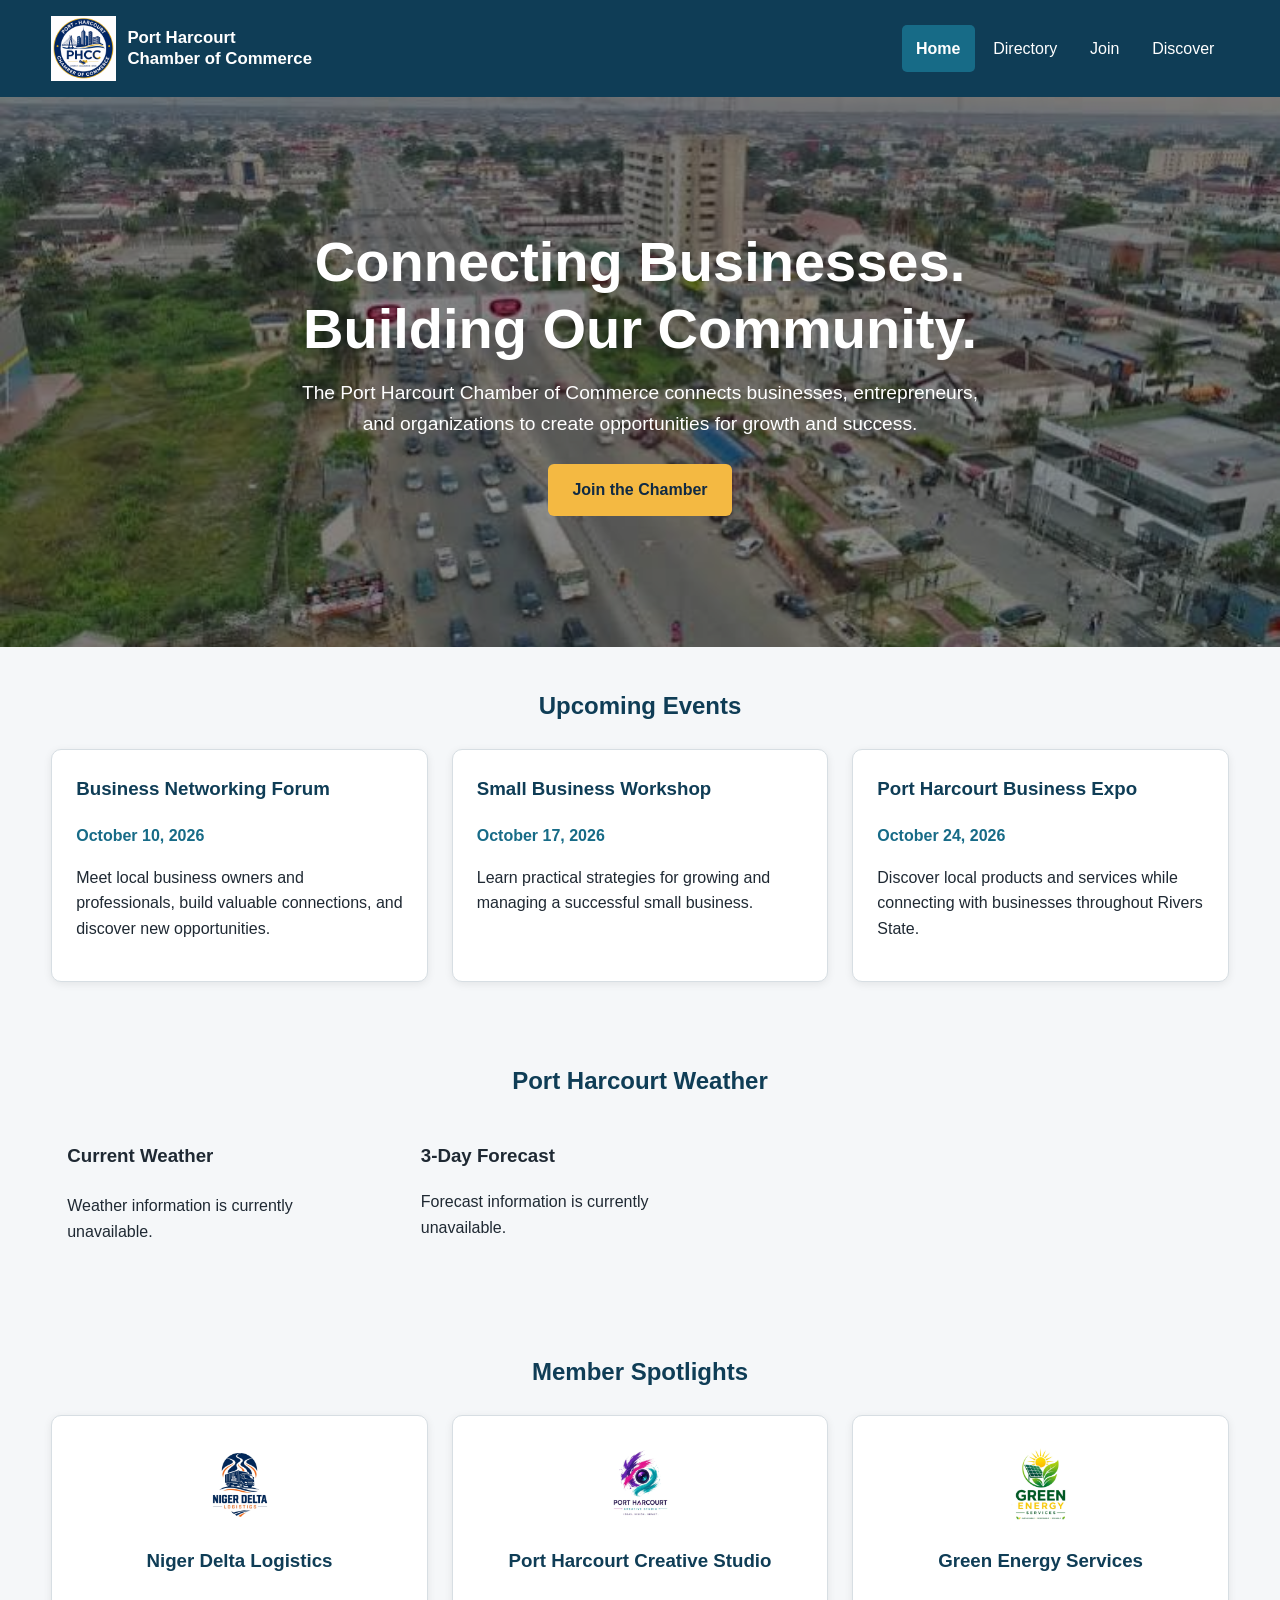
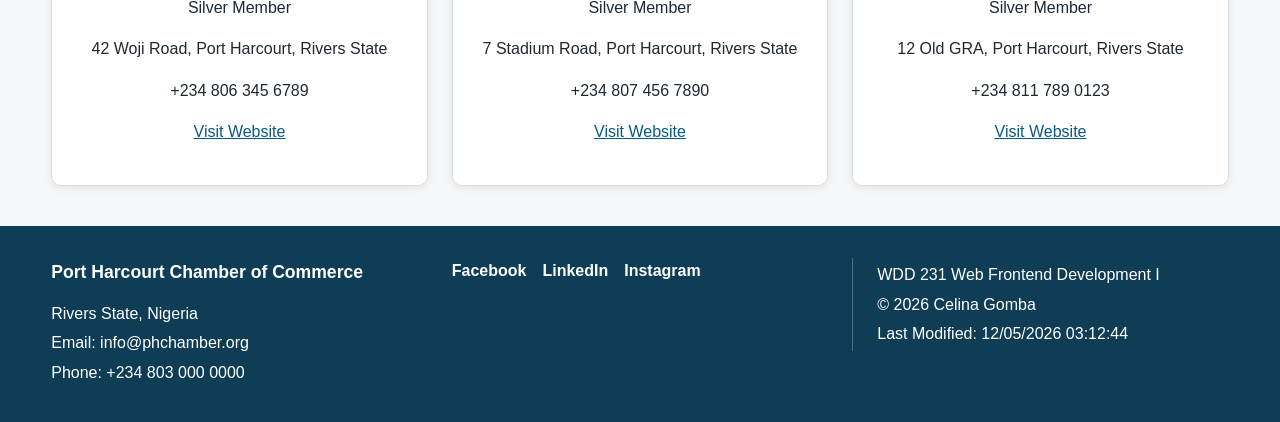
<file: chamber/index.html>
<!DOCTYPE html>
<html lang="en">

<head>
    <meta charset="UTF-8">
    <meta name="viewport" content="width=device-width, initial-scale=1.0">

    <title>Port Harcourt Chamber of Commerce | Home</title>

    <meta
        name="description"
        content="Welcome to the Port Harcourt Chamber of Commerce. Discover local businesses, events, opportunities, and resources for businesses in Port Harcourt, Rivers State."
    >

    <meta name="author" content="Celina Gomba">

    <!-- Open Graph -->
    <meta property="og:title" content="Port Harcourt Chamber of Commerce | Home">
    <meta
        property="og:description"
        content="Connect with businesses, discover local events, and explore opportunities through the Port Harcourt Chamber of Commerce."
    >
    <meta property="og:type" content="website">
    <meta
        property="og:url"
        content="https://celinadada07-jpg.github.io/wdd231/chamber/index.html"
    >
    <meta
        property="og:image"
        content="https://celinadada07-jpg.github.io/wdd231/chamber/images/hero.jpg"
    >

    <!-- Favicon -->
     <link rel="icon" href="images/favicon.ico">

   <!-- GOOGLE FONTS -->
       <link rel="preconnect" href="https://fonts.googleapis.com">
       <link rel="preconnect" href="https://fonts.gstatic.com" crossorigin>
       <link href="https://fonts.googleapis.com/css2?family=Roboto:wght@400;500;700&display=swap" rel="stylesheet"
>

   <!-- CSS -->
       <link rel="stylesheet" href="styles/normalize.css">
       <link rel="stylesheet" href="styles/small.css">
       <link rel="stylesheet" href="styles/larger.css">
    <!-- JavaScript -->
    <script src="scripts/home.js" defer></script>
</head>

<body>

    <!-- HEADER -->
    <header class="site-header">

        <div class="header-content">

            <a href="index.html" class="site-logo">
                <img
                    src="images/logo.png"
                    alt="Port Harcourt Chamber of Commerce logo"
                >
                <span>
                    Port Harcourt<br>
                    Chamber of Commerce
                </span>
            </a>

            <button
                id="menu-button"
                class="menu-button"
                type="button"
                aria-label="Open navigation menu"
                aria-expanded="false"
            >
                ☰
            </button>

            <nav
                id="primary-nav"
                class="primary-nav"
                aria-label="Main navigation"
            >
                <a href="index.html" class="active" aria-current="page">
                    Home
                </a>

                <a href="directory.html">
                    Directory
                </a>

                <a href="join.html">
                    Join
                </a>

                <a href="discover.html">
                    Discover
                </a>
            </nav>

        </div>

    </header>


    <!-- MAIN CONTENT -->
    <main>

        <!-- HERO -->
        <section class="hero">

            <img
                src="images/hero.jpg"
                alt="Port Harcourt business community"
            >

            <div class="hero-content">

                <h1>
                    Connecting Businesses.
                    Building Our Community.
                </h1>

                <p>
                    The Port Harcourt Chamber of Commerce connects
                    businesses, entrepreneurs, and organizations to
                    create opportunities for growth and success.
                </p>

                <a href="join.html" class="hero-button">
                    Join the Chamber
                </a>

            </div>

        </section>


        <!-- EVENTS -->
        <section class="home-section events-section">

            <h2>Upcoming Events</h2>

            <div class="events-container">

                <article class="event-card">

                    <h3>Business Networking Forum</h3>

                    <p class="event-date">
                        October 10, 2026
                    </p>

                    <p>
                        Meet local business owners and professionals,
                        build valuable connections, and discover new
                        opportunities.
                    </p>

                </article>


                <article class="event-card">

                    <h3>Small Business Workshop</h3>

                    <p class="event-date">
                        October 17, 2026
                    </p>

                    <p>
                        Learn practical strategies for growing and
                        managing a successful small business.
                    </p>

                </article>


                <article class="event-card">

                    <h3>Port Harcourt Business Expo</h3>

                    <p class="event-date">
                        October 24, 2026
                    </p>

                    <p>
                        Discover local products and services while
                        connecting with businesses throughout Rivers State.
                    </p>

                </article>

            </div>

        </section>


        <!-- WEATHER -->
        <section class="home-section weather-section">

            <h2>Port Harcourt Weather</h2>

            <div class="weather-container">

                <!-- CURRENT WEATHER -->
                <article class="weather-card">

                    <h3>Current Weather</h3>

                    <div id="current-weather">
                        <p>Loading weather information...</p>
                    </div>

                </article>


                <!-- FORECAST -->
                <article class="weather-card">

                    <h3>3-Day Forecast</h3>

                    <div id="forecast">

                        <p>
                            Loading forecast...
                        </p>

                    </div>

                </article>

            </div>

        </section>


        <!-- MEMBER SPOTLIGHTS -->
        <section class="home-section spotlight-section">

            <h2>Member Spotlights</h2>

            <div id="spotlights" class="spotlights-container">

                <p>
                    Loading member spotlights...
                </p>

            </div>

        </section>

    </main>


    <!-- FOOTER -->
    <footer class="site-footer">

        <div class="footer-content">

            <div class="footer-contact">

                <h2>
                    Port Harcourt Chamber of Commerce
                </h2>

                <p>
                    Rivers State, Nigeria
                </p>

                <p>
                    Email: info@phchamber.org
                </p>

                <p>
                    Phone: +234 803 000 0000
                </p>

            </div>


            <div class="footer-social">

                <a
                    href="https://www.facebook.com/"
                    target="_blank"
                    rel="noopener noreferrer"
                    aria-label="Visit our Facebook page"
                >
                    Facebook
                </a>

                <a
                    href="https://www.linkedin.com/"
                    target="_blank"
                    rel="noopener noreferrer"
                    aria-label="Visit our LinkedIn page"
                >
                    LinkedIn
                </a>

                <a
                    href="https://www.instagram.com/"
                    target="_blank"
                    rel="noopener noreferrer"
                    aria-label="Visit our Instagram page"
                >
                    Instagram
                </a>

            </div>


            <div class="footer-development">

                <p>
                    WDD 231 Web Frontend Development I
                </p>

                <p>
                    © <span id="current-year"></span>
                    Celina Gomba
                </p>

                <p>
                    Last Modified:
                    <span id="last-modified"></span>
                </p>

            </div>

        </div>

    </footer>

</body>

</html>
</file>
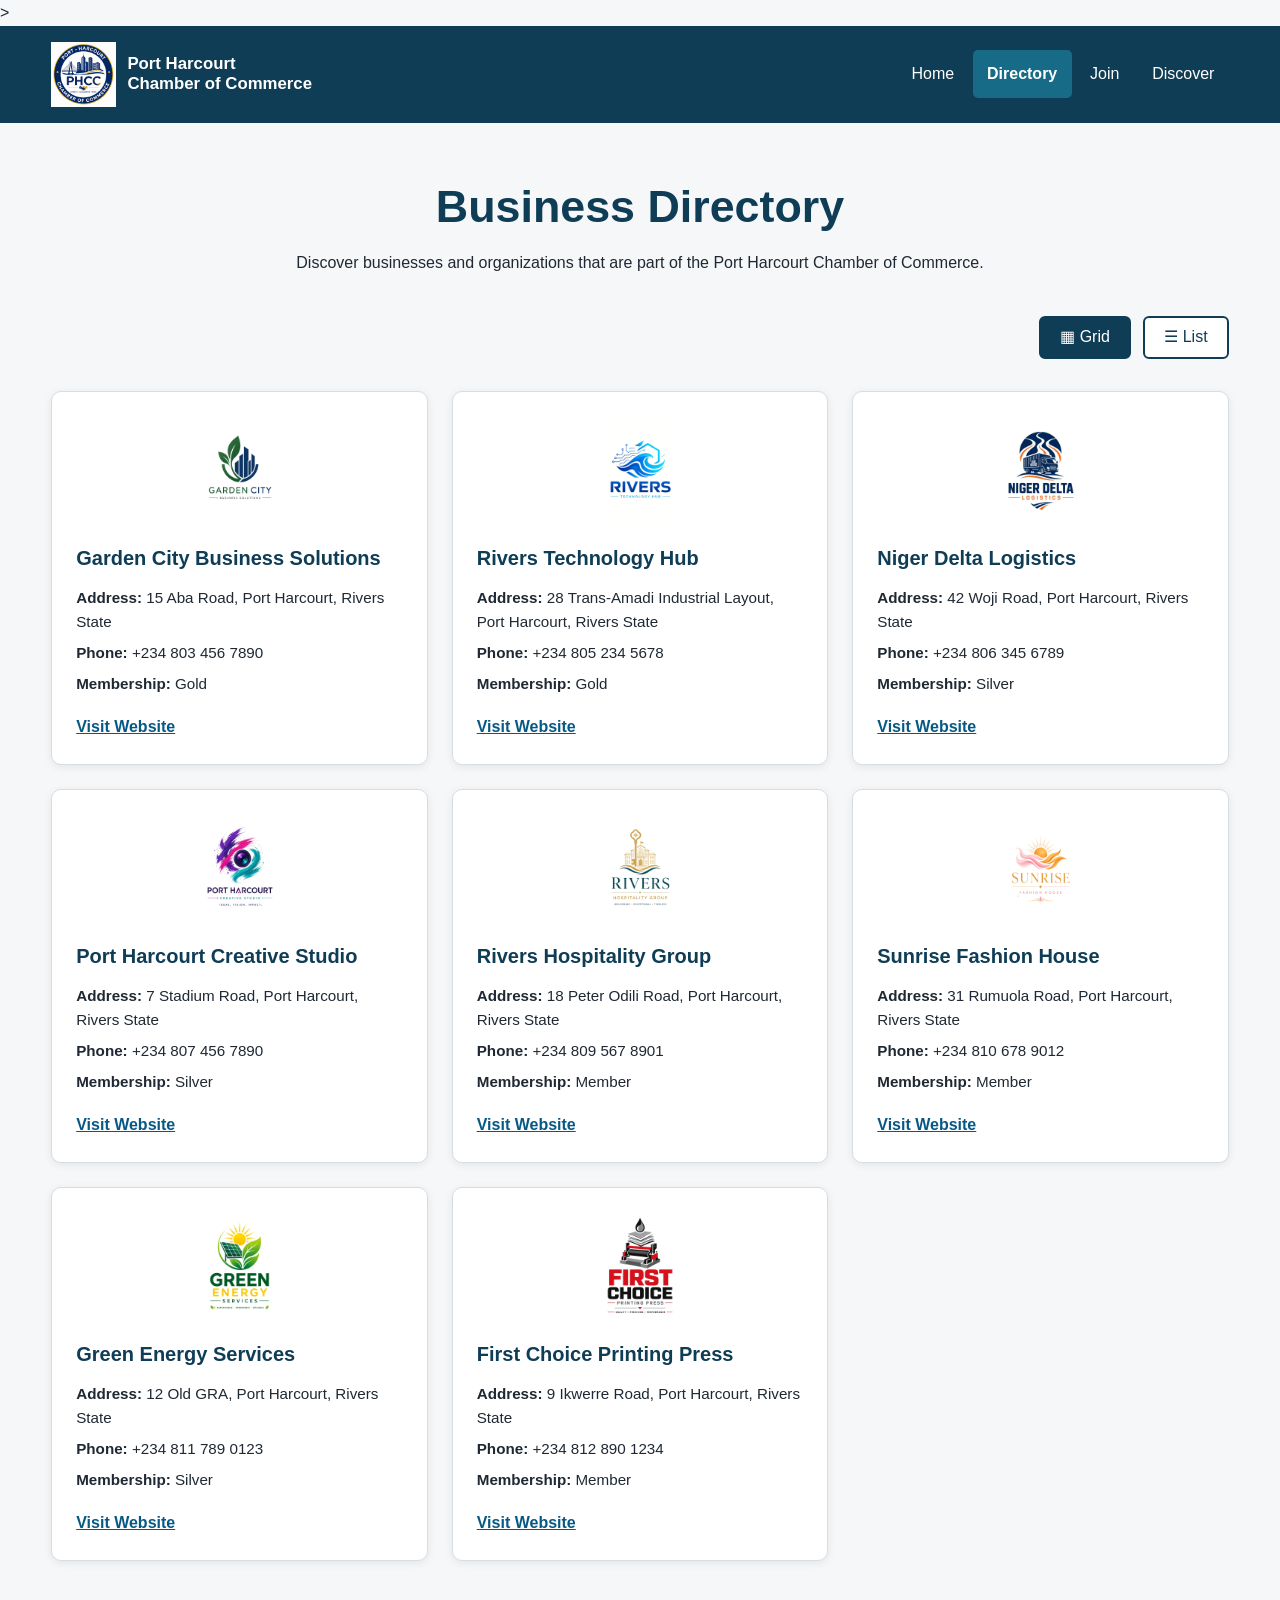
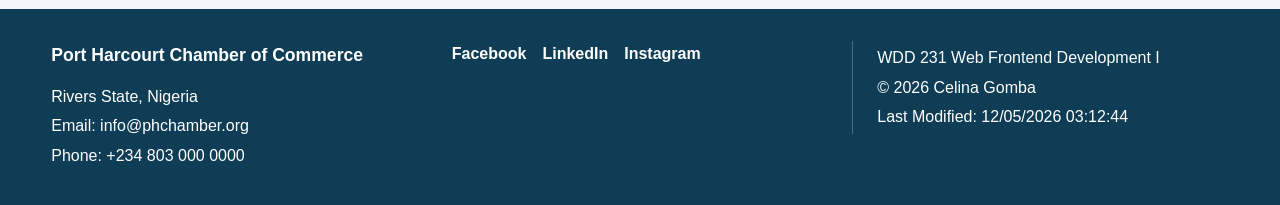
<file: chamber/directory.html>
<!DOCTYPE html>
<html lang="en">
<head>
    <meta charset="UTF-8">
    <meta name="viewport" content="width=device-width, initial-scale=1.0">

    <title>Port Harcourt Chamber of Commerce | Directory</title>

    <meta
        name="description"
        content="Explore the Port Harcourt Chamber of Commerce business directory and discover local businesses, services, and organizations in Port Harcourt, Rivers State."
    >

    <meta name="author" content="Celina Gomba">

    <!-- Open Graph / Facebook -->
    <meta property="og:title" content="Port Harcourt Chamber of Commerce | Directory">
    <meta
        property="og:description"
        content="Discover businesses and organizations that are members of the Port Harcourt Chamber of Commerce."
    >
    <meta property="og:type" content="website">
    <meta property="og:url" content="https://celinadada07-jpg.github.io/wdd231/chamber/directory.html">
    <meta property="og:image"
      content="https://celinadada07-jpg.github.io/wdd231/chamber/images/logo.png">
    >

    <!-- Favicon -->
    <link rel="icon" href="images/favicon.ico">
      
     <link rel="preconnect" href="https://fonts.googleapis.com">
     <link rel="preconnect" href="https://fonts.gstatic.com" crossorigin>
     <link href="https://fonts.googleapis.com/css2?family=Roboto:wght@400;500;700&display=swap" rel="stylesheet">

     <link rel="stylesheet" href="styles/normalize.css">
     <link rel="stylesheet" href="styles/small.css">
     <link rel="stylesheet" href="styles/larger.css">

    <!-- JavaScript -->
    <script src="scripts/directory.js" defer></script>
</head>

<body>

    <header class="site-header">

        <div class="header-content">

            <a href="index.html" class="site-logo">
                <img
                    src="images/logo.png"
                    alt="Port Harcourt Chamber of Commerce logo"
                >
                <span>Port Harcourt<br>Chamber of Commerce</span>
            </a>

            <button
                id="menu-button"
                class="menu-button"
                type="button"
                aria-label="Open navigation menu"
                aria-expanded="false"
            >
                ☰
            </button>

            <nav id="primary-nav" class="primary-nav" aria-label="Main navigation">
                <a href="index.html">Home</a>
                <a href="directory.html" class="active" aria-current="page">Directory</a>
                <a href="join.html">Join</a>
                <a href="discover.html">Discover</a>
            </nav>

        </div>

    </header>

    <main>

        <section class="page-heading">
            <h1>Business Directory</h1>
            <p>
                Discover businesses and organizations that are part of the
                Port Harcourt Chamber of Commerce.
            </p>
        </section>

        <section class="directory-section">

            <div class="directory-controls" aria-label="Directory display options">

                <button
                    id="grid-button"
                    class="view-button active-view"
                    type="button"
                    aria-label="Display businesses in a grid"
                    aria-pressed="true"
                >
                    ▦ Grid
                </button>

                <button
                    id="list-button"
                    class="view-button"
                    type="button"
                    aria-label="Display businesses in a list"
                    aria-pressed="false"
                >
                    ☰ List
                </button>

            </div>

            <div id="members" class="members-grid">
                <!-- Member cards are generated by JavaScript -->
            </div>

        </section>

    </main>

    <footer class="site-footer">

        <div class="footer-content">

            <div class="footer-contact">
                <h2>Port Harcourt Chamber of Commerce</h2>
                <p>Rivers State, Nigeria</p>
                <p>Email: info@phchamber.org</p>
                <p>Phone: +234 803 000 0000</p>
            </div>

            <div class="footer-social">

                <a
                    href="https://www.facebook.com/"
                    target="_blank"
                    rel="noopener noreferrer"
                    aria-label="Visit our Facebook page"
                >
                    Facebook
                </a>

                <a
                    href="https://www.linkedin.com/"
                    target="_blank"
                    rel="noopener noreferrer"
                    aria-label="Visit our LinkedIn page"
                >
                    LinkedIn
                </a>

                <a
                    href="https://www.instagram.com/"
                    target="_blank"
                    rel="noopener noreferrer"
                    aria-label="Visit our Instagram page"
                >
                    Instagram
                </a>

            </div>

            <div class="footer-development">
                <p>WDD 231 Web Frontend Development I</p>
                <p>© <span id="current-year"></span> Celina Gomba</p>
                <p>Last Modified: <span id="last-modified"></span></p>
            </div>

        </div>

    </footer>

</body>
</html>
</file>
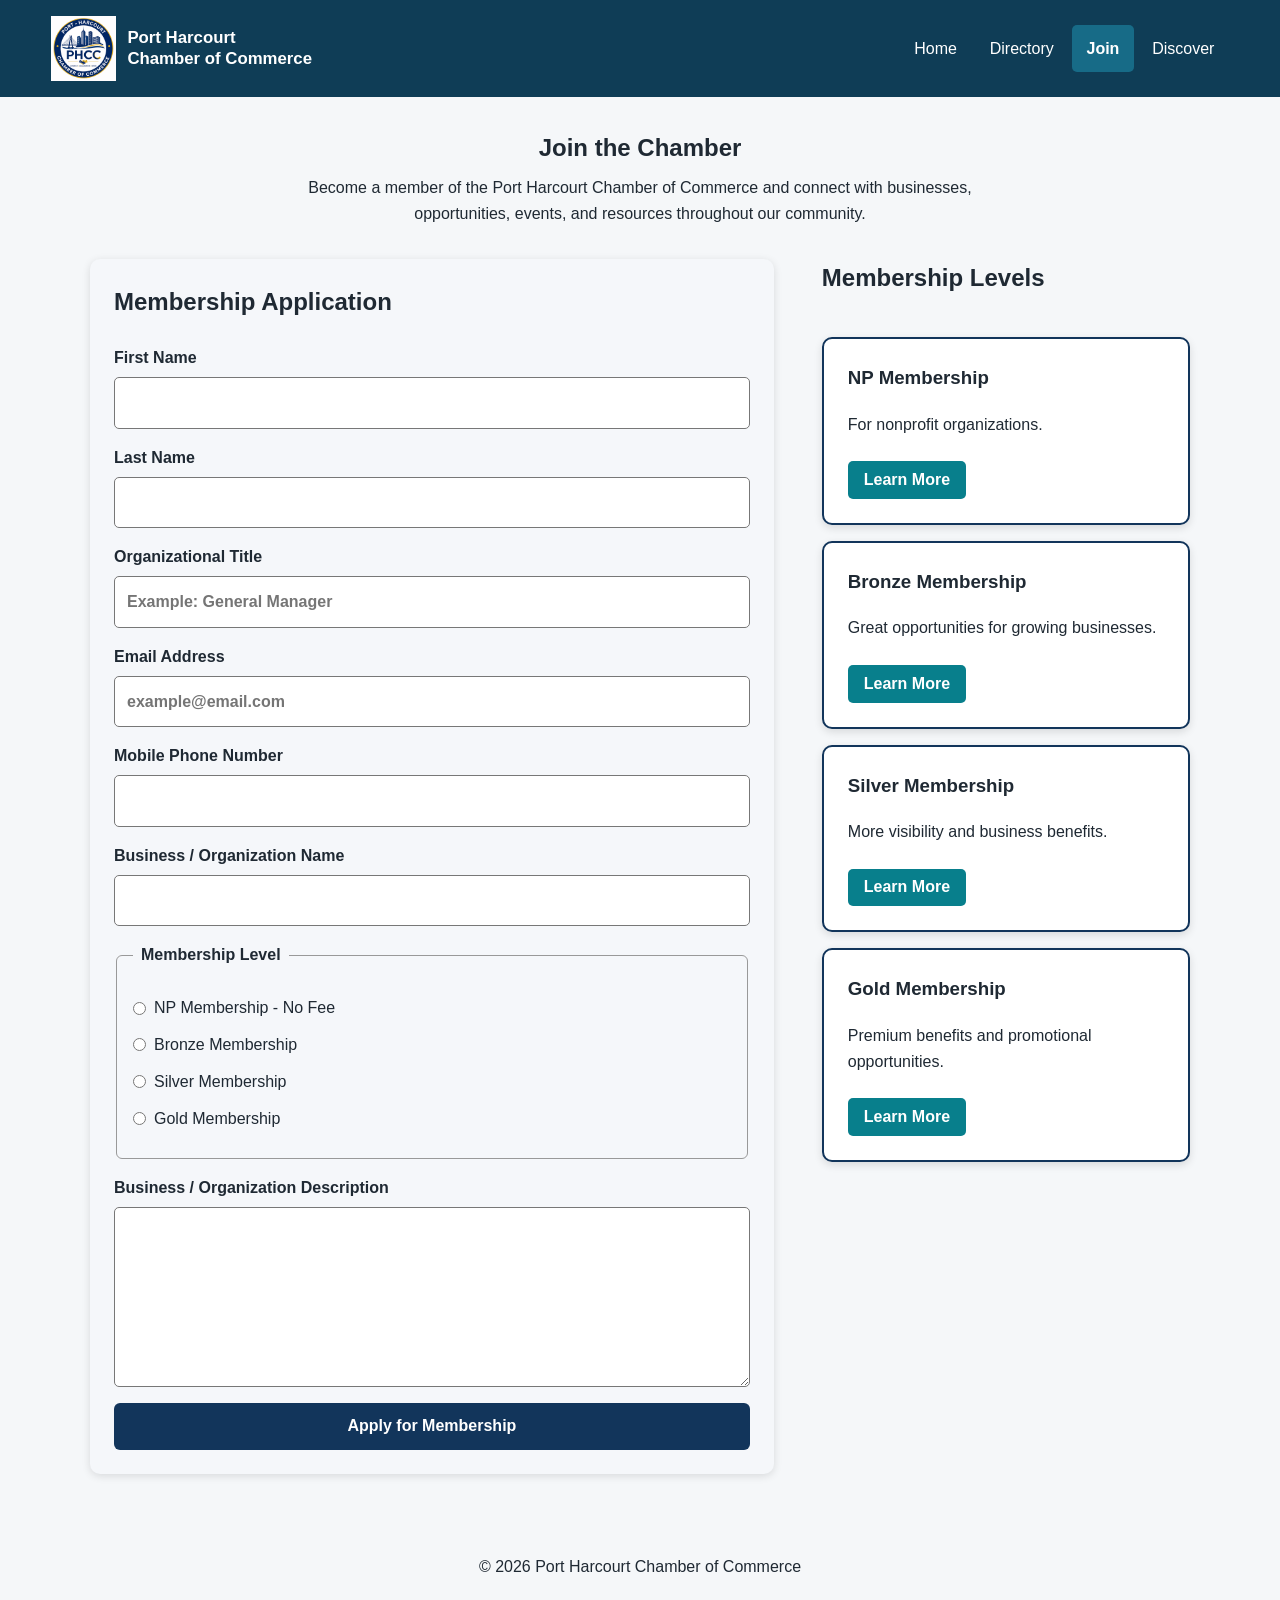
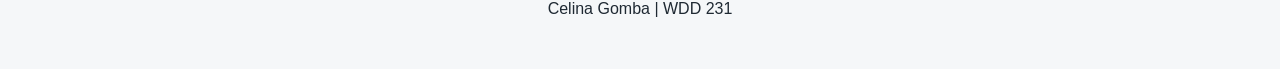
<file: chamber/join.html>
<!DOCTYPE html>
<html lang="en">
<head>
    <meta charset="UTF-8">

    <meta name="viewport" content="width=device-width, initial-scale=1.0">

    <title>Join | Port Harcourt Chamber of Commerce</title>

    <meta name="description"
        content="Join the Port Harcourt Chamber of Commerce and connect with businesses, resources, events, and opportunities in Rivers State.">

    <meta name="author" content="Celina Gomba">

    <link rel="icon" href="images/favicon.ico">

    <meta property="og:title" content="Join | Port Harcourt Chamber of Commerce">
    <meta property="og:description"
        content="Apply for membership with the Port Harcourt Chamber of Commerce.">
    <meta property="og:type" content="website">
    <meta property="og:url"
        content="https://celinadada07-jpg.github.io/wdd231/chamber/join.html">
    <meta property="og:image"
        content="https://celinadada07-jpg.github.io/wdd231/chamber/images/logo.png">

   <!-- GOOGLE FONTS -->
      <link rel="preconnect" href="https://fonts.googleapis.com">
      <link rel="preconnect" href="https://fonts.gstatic.com" crossorigin>

      <link href="https://fonts.googleapis.com/css2?family=Roboto:wght@400;500;700&display=swap" rel="stylesheet"
>

   <!-- CSS -->
      <link rel="stylesheet" href="styles/normalize.css">
      <link rel="stylesheet" href="styles/small.css">
      <link rel="stylesheet" href="styles/larger.css">
      <link rel="stylesheet" href="styles/join.css">

    <script src="scripts/join.js" defer></script>
</head>

<body>

    <header class="site-header">

        <div class="header-content">

            <a href="index.html" class="site-logo">
                <img
                    src="images/logo.png"
                    alt="Port Harcourt Chamber of Commerce logo"
                >
                <span>Port Harcourt<br>Chamber of Commerce</span>
            </a>

            <button
                id="menu-button"
                class="menu-button"
                type="button"
                aria-label="Open navigation menu"
                aria-expanded="false"
            >
                ☰
            </button>

            <nav id="primary-nav" class="primary-nav" aria-label="Main navigation">
                <a href="index.html">Home</a>
                <a href="directory.html">Directory</a>
                <a href="join.html" class="active" aria-current="page">Join</a>
                <a href="discover.html">Discover</a>
            </nav>

        </div>

    </header>


    <main>

        <section class="join-intro">
            <h1>Join the Chamber</h1>

            <p>
                Become a member of the Port Harcourt Chamber of Commerce
                and connect with businesses, opportunities, events, and
                resources throughout our community.
            </p>
        </section>


        <div class="join-layout">

            <!-- ==============================
                 MEMBERSHIP APPLICATION FORM
                 ============================== -->

            <section class="form-section">

                <h2>Membership Application</h2>

                <form method="get" action="thankyou.html">

                    <label for="first-name">
                        First Name
                        <input
                            type="text"
                            id="first-name"
                            name="firstName"
                            title="Enter your first name"
                            autocomplete="given-name"
                            required>
                    </label>


                    <label for="last-name">
                        Last Name
                        <input
                            type="text"
                            id="last-name"
                            name="lastName"
                            title="Enter your last name"
                            autocomplete="family-name"
                            required>
                    </label>


                    <label for="organization-title">
                        Organizational Title
                        <input
                            type="text"
                            id="organization-title"
                            name="organizationTitle"
                            title="Enter your organizational title. Use at least seven characters and only letters, spaces, and hyphens."
                            autocomplete="organization-title"
                            pattern="[A-Za-z\s-]{7,}"
                            placeholder="Example: General Manager">
                    </label>


                    <label for="email">
                        Email Address
                        <input
                            type="email"
                            id="email"
                            name="email"
                            title="Enter your email address"
                            autocomplete="email"
                            placeholder="example@email.com"
                            required>
                    </label>


                    <label for="phone">
                        Mobile Phone Number
                        <input
                            type="tel"
                            id="phone"
                            name="phone"
                            title="Enter your mobile phone number"
                            autocomplete="tel"
                            required>
                    </label>


                    <label for="organization">
                        Business / Organization Name
                        <input
                            type="text"
                            id="organization"
                            name="organization"
                            title="Enter your business or organization name"
                            autocomplete="organization"
                            required>
                    </label>


                    <fieldset>

                        <legend>Membership Level</legend>

                        <label>
                            <input
                                type="radio"
                                name="membership"
                                value="np"
                                required>
                            NP Membership - No Fee
                        </label>

                        <label>
                            <input
                                type="radio"
                                name="membership"
                                value="bronze">
                            Bronze Membership
                        </label>

                        <label>
                            <input
                                type="radio"
                                name="membership"
                                value="silver">
                            Silver Membership
                        </label>

                        <label>
                            <input
                                type="radio"
                                name="membership"
                                value="gold">
                            Gold Membership
                        </label>

                    </fieldset>


                    <label for="description">
                        Business / Organization Description
                        <textarea
                            id="description"
                            name="description"
                            title="Describe your business or organization"
                            rows="6"></textarea>
                    </label>


                    <input
                        type="hidden"
                        id="timestamp"
                        name="timestamp">


                    <input
                        type="submit"
                        value="Apply for Membership">

                </form>

            </section>


            <!-- ==============================
                 MEMBERSHIP LEVEL CARDS
                 ============================== -->

            <section class="membership-section">

                <h2>Membership Levels</h2>


                <article class="membership-card">

                    <h3>NP Membership</h3>

                    <p>For nonprofit organizations.</p>

                    <button
                        type="button"
                        class="modal-button"
                        data-modal="np-modal">
                        Learn More
                    </button>

                </article>


                <article class="membership-card">

                    <h3>Bronze Membership</h3>

                    <p>Great opportunities for growing businesses.</p>

                    <button
                        type="button"
                        class="modal-button"
                        data-modal="bronze-modal">
                        Learn More
                    </button>

                </article>


                <article class="membership-card">

                    <h3>Silver Membership</h3>

                    <p>More visibility and business benefits.</p>

                    <button
                        type="button"
                        class="modal-button"
                        data-modal="silver-modal">
                        Learn More
                    </button>

                </article>


                <article class="membership-card">

                    <h3>Gold Membership</h3>

                    <p>Premium benefits and promotional opportunities.</p>

                    <button
                        type="button"
                        class="modal-button"
                        data-modal="gold-modal">
                        Learn More
                    </button>

                </article>

            </section>

        </div>


        <!-- ==============================
             NP MODAL
             ============================== -->

        <dialog id="np-modal">

            <h2>NP Membership</h2>

            <p>
                NP Membership is designed for nonprofit organizations.
            </p>

            <ul>
                <li>No membership fee</li>
                <li>Access to chamber networking events</li>
                <li>Community business resources</li>
                <li>Training opportunities</li>
            </ul>

            <button type="button" class="close-modal">
                Close
            </button>

        </dialog>


        <!-- ==============================
             BRONZE MODAL
             ============================== -->

        <dialog id="bronze-modal">

            <h2>Bronze Membership</h2>

            <p>
                Bronze Membership provides basic benefits for growing
                businesses.
            </p>

            <ul>
                <li>Business networking opportunities</li>
                <li>Access to selected training events</li>
                <li>Member discounts</li>
                <li>Business resources</li>
            </ul>

            <button type="button" class="close-modal">
                Close
            </button>

        </dialog>


        <!-- ==============================
             SILVER MODAL
             ============================== -->

        <dialog id="silver-modal">

            <h2>Silver Membership</h2>

            <p>
                Silver Membership provides additional opportunities
                for business growth and visibility.
            </p>

            <ul>
                <li>All Bronze Membership benefits</li>
                <li>Additional training opportunities</li>
                <li>Event discounts</li>
                <li>Business promotion opportunities</li>
                <li>Special networking events</li>
            </ul>

            <button type="button" class="close-modal">
                Close
            </button>

        </dialog>


        <!-- ==============================
             GOLD MODAL
             ============================== -->

        <dialog id="gold-modal">

            <h2>Gold Membership</h2>

            <p>
                Gold Membership provides premium benefits and
                increased business visibility.
            </p>

            <ul>
                <li>All Silver Membership benefits</li>
                <li>Premium advertising opportunities</li>
                <li>Home page spotlight opportunities</li>
                <li>Priority event opportunities</li>
                <li>Premium networking opportunities</li>
                <li>Additional promotional benefits</li>
            </ul>

            <button type="button" class="close-modal">
                Close
            </button>

        </dialog>

    </main>


    <footer>

        <p>
            &copy; 2026 Port Harcourt Chamber of Commerce
        </p>

        <p>
            Celina Gomba | WDD 231
        </p>

        <p id="lastModified"></p>

    </footer>

</body>
</html>
</file>
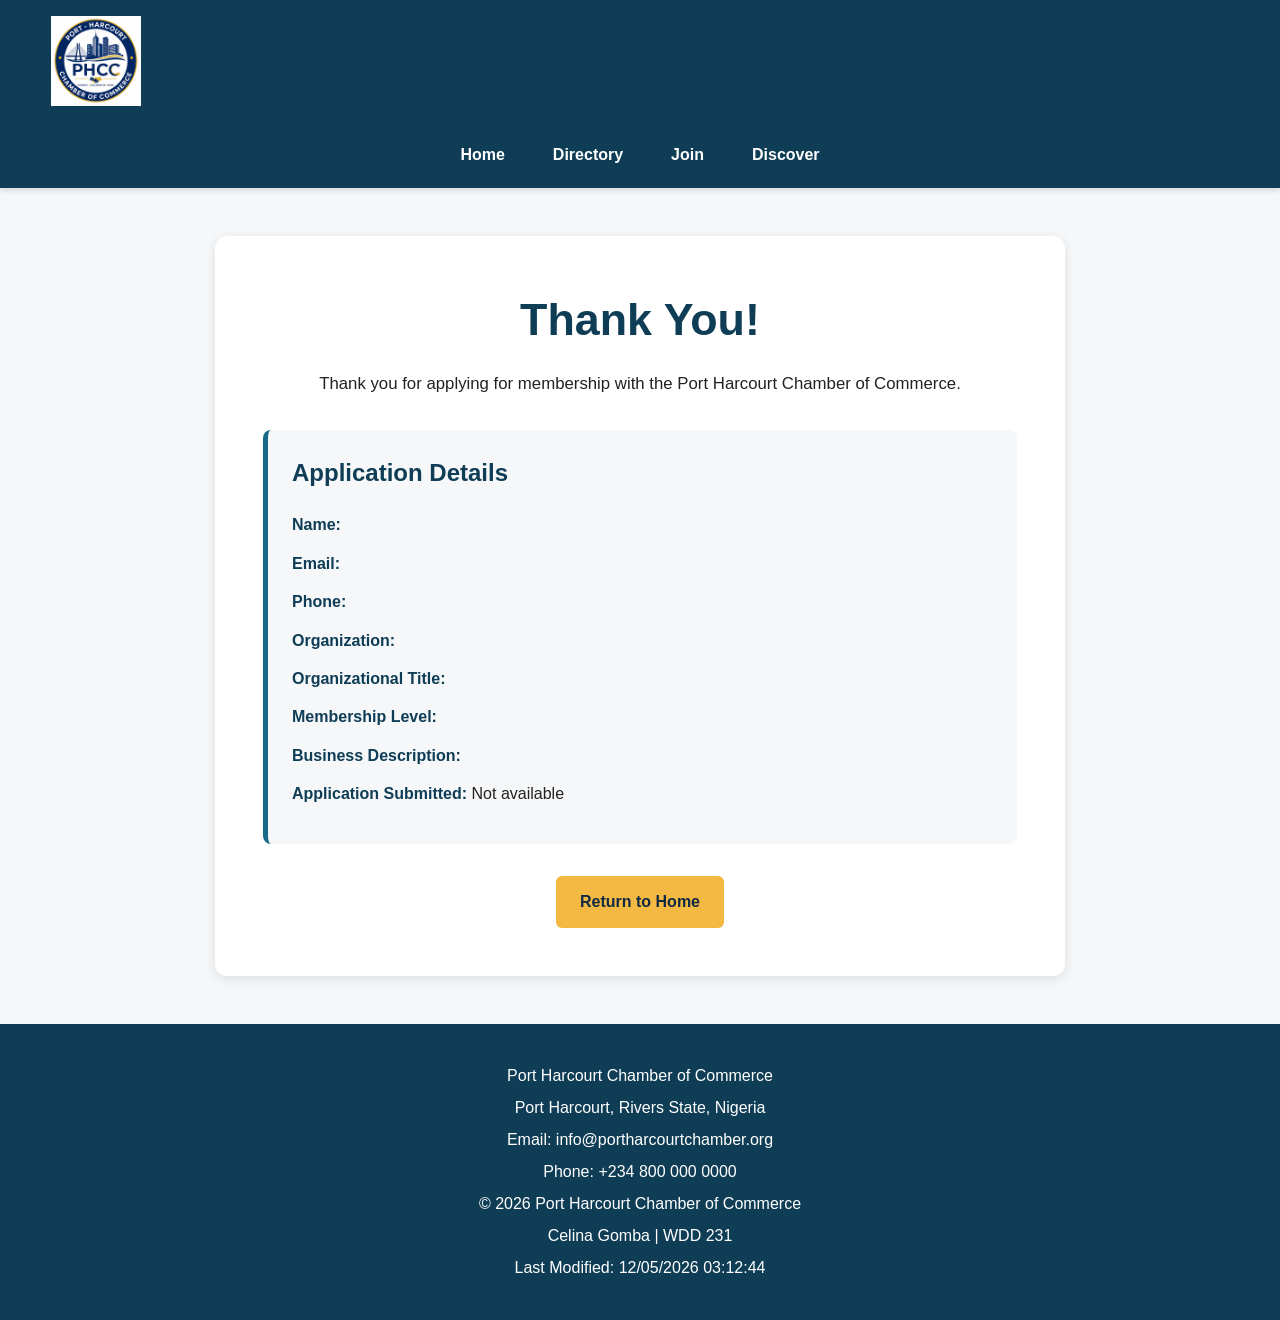
<file: chamber/thankyou.html>
<!DOCTYPE html>
<html lang="en">

<head>
    <meta charset="UTF-8">

    <meta name="viewport" content="width=device-width, initial-scale=1.0">

    <title>Port Harcourt Chamber of Commerce | Thank You</title>

    <meta name="description"
        content="Thank you for applying for membership with the Port Harcourt Chamber of Commerce.">

    <meta name="author" content="Celina Gomba">

    <!-- Favicon -->
    <link rel="icon" href="images/favicon.ico">

    <!-- CSS -->
    <link rel="stylesheet" href="styles/normalize.css">
    <link rel="stylesheet" href="styles/small.css">
    <link rel="stylesheet" href="styles/larger.css">
    <link rel="stylesheet" href="styles/thankyou.css">

    <!-- JavaScript -->
    <script src="scripts/join.js" defer></script>
</head>

<body>

    <header class="site-header">

        <div class="header-top">

            <a href="index.html" class="logo-link">
                <img
                    src="images/logo.png"
                    alt="Port Harcourt Chamber of Commerce logo"
                    class="logo">
            </a>

            <button
                id="menu-button"
                aria-label="Open navigation menu"
                aria-expanded="false">
                ☰
            </button>

        </div>

        <nav id="primary-nav">

            <a href="index.html">Home</a>

            <a href="directory.html">Directory</a>

            <a href="join.html">Join</a>

            <a href="discover.html">Discover</a>

        </nav>

    </header>


    <main>

        <section class="thank-you">

            <h1>Thank You!</h1>

            <p>
                Thank you for applying for membership with the
                Port Harcourt Chamber of Commerce.
            </p>

            <div id="application-details"></div>

            <a href="index.html" class="hero-button">
                Return to Home
            </a>

        </section>

    </main>


    <footer>

        <p>
            Port Harcourt Chamber of Commerce
        </p>

        <p>
            Port Harcourt, Rivers State, Nigeria
        </p>

        <p>
            Email: info@portharcourtchamber.org
        </p>

        <p>
            Phone: +234 800 000 0000
        </p>

        <p>
            &copy; <span id="current-year"></span>
            Port Harcourt Chamber of Commerce
        </p>

        <p>
            Celina Gomba | WDD 231
        </p>

        <p>
            Last Modified:
            <span id="last-modified"></span>
        </p>

    </footer>

</body>

</html>
</file>
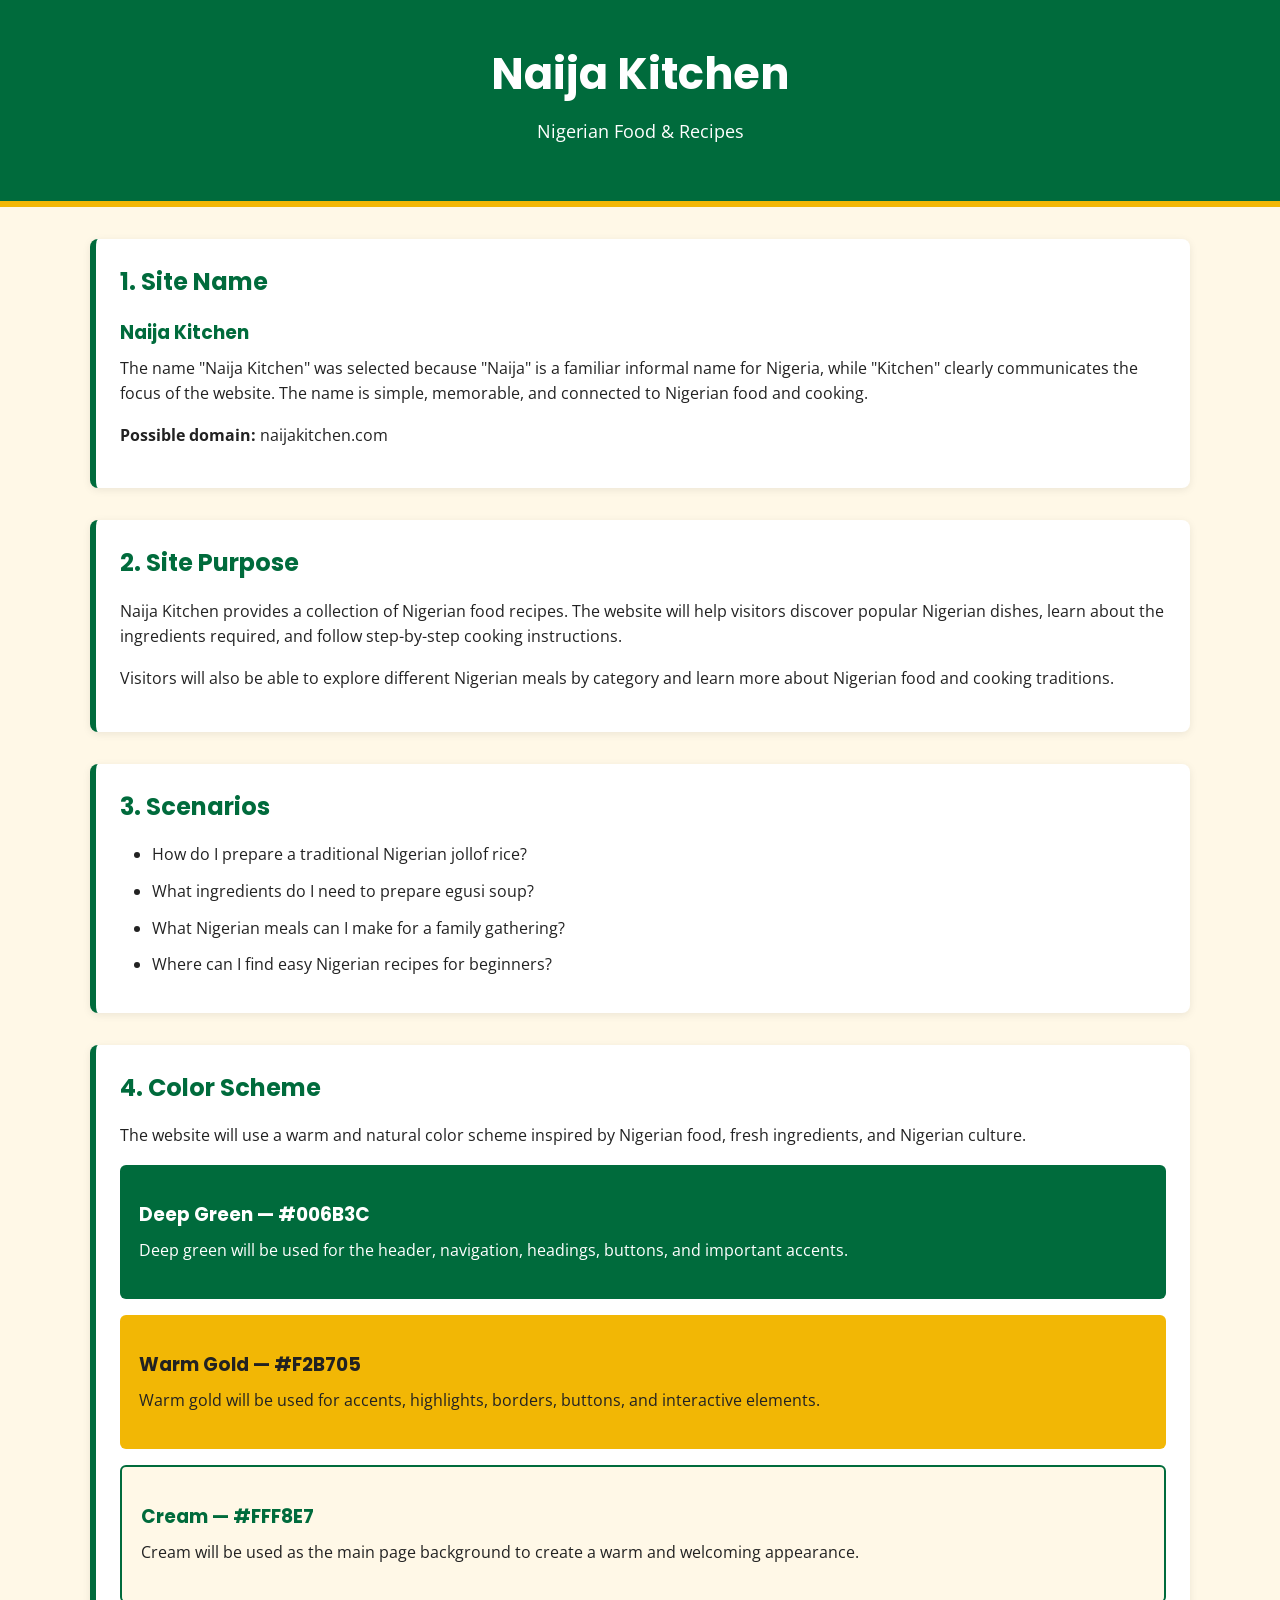
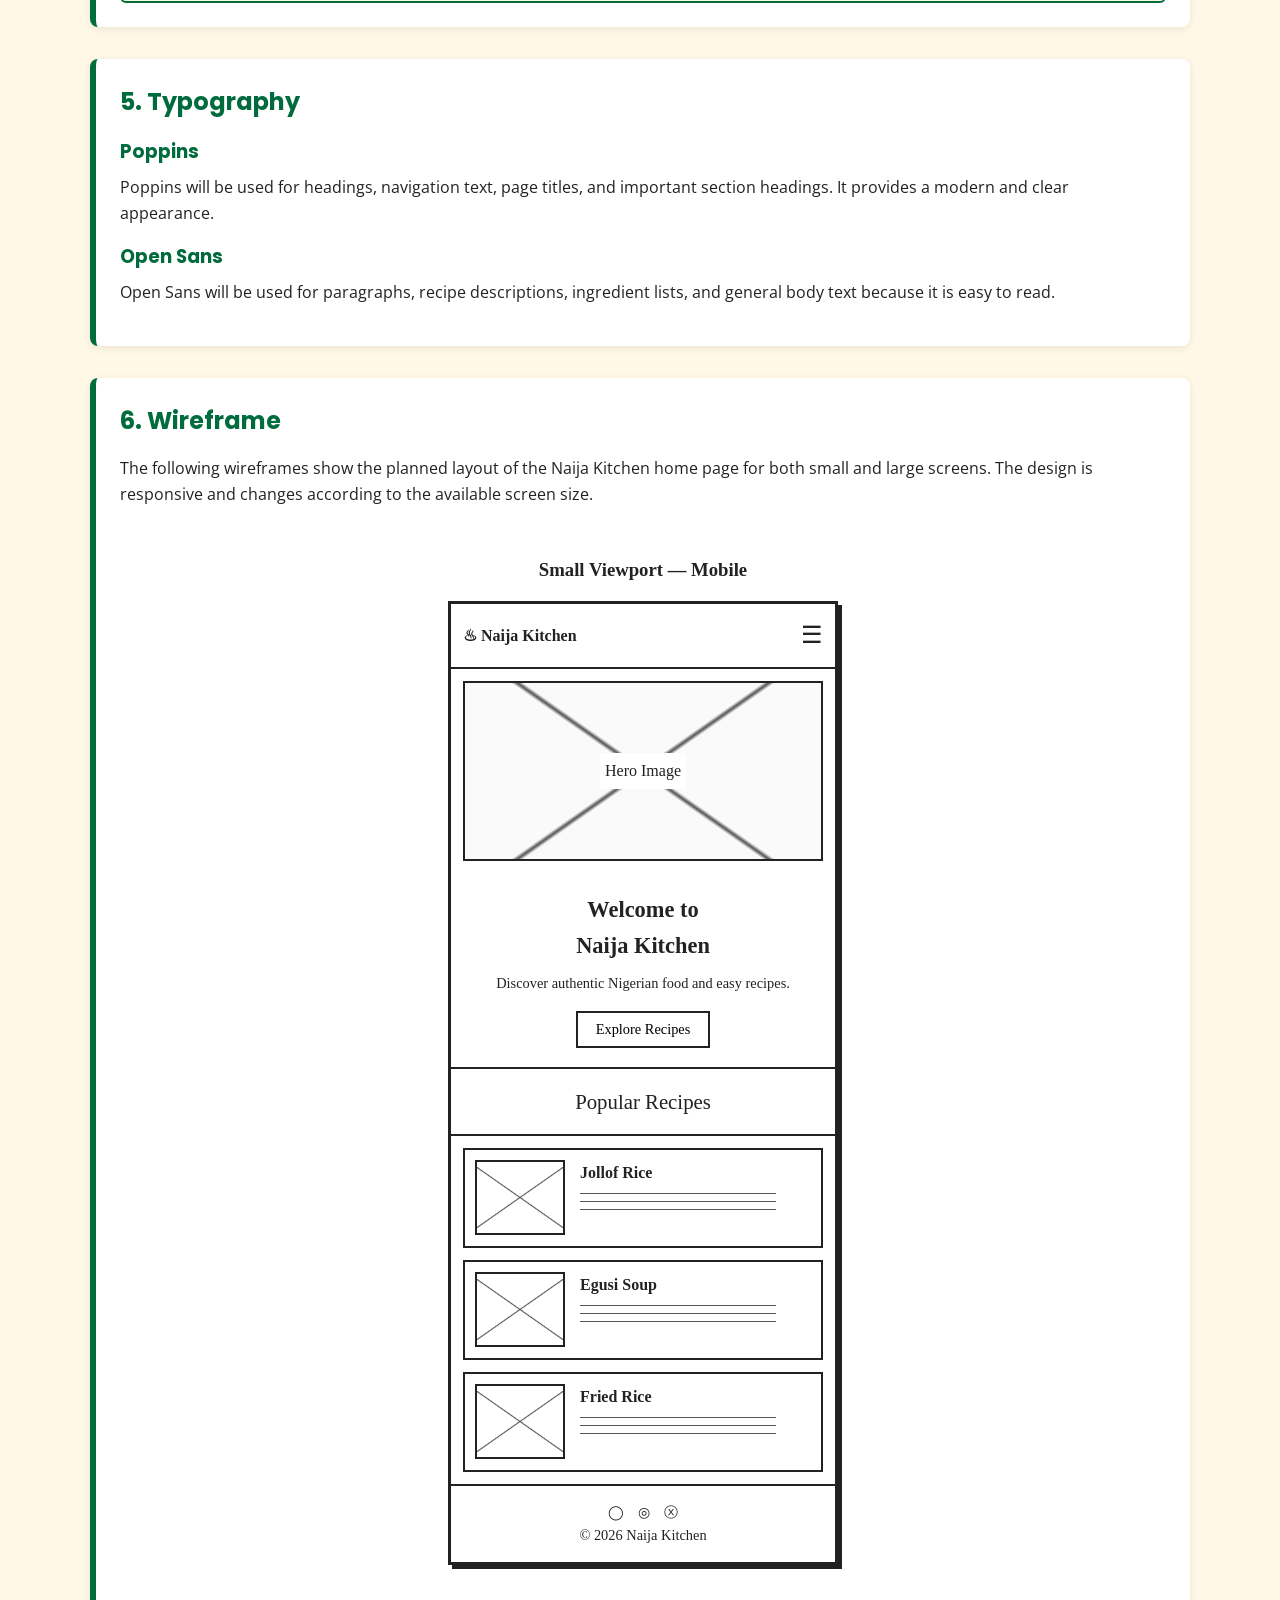
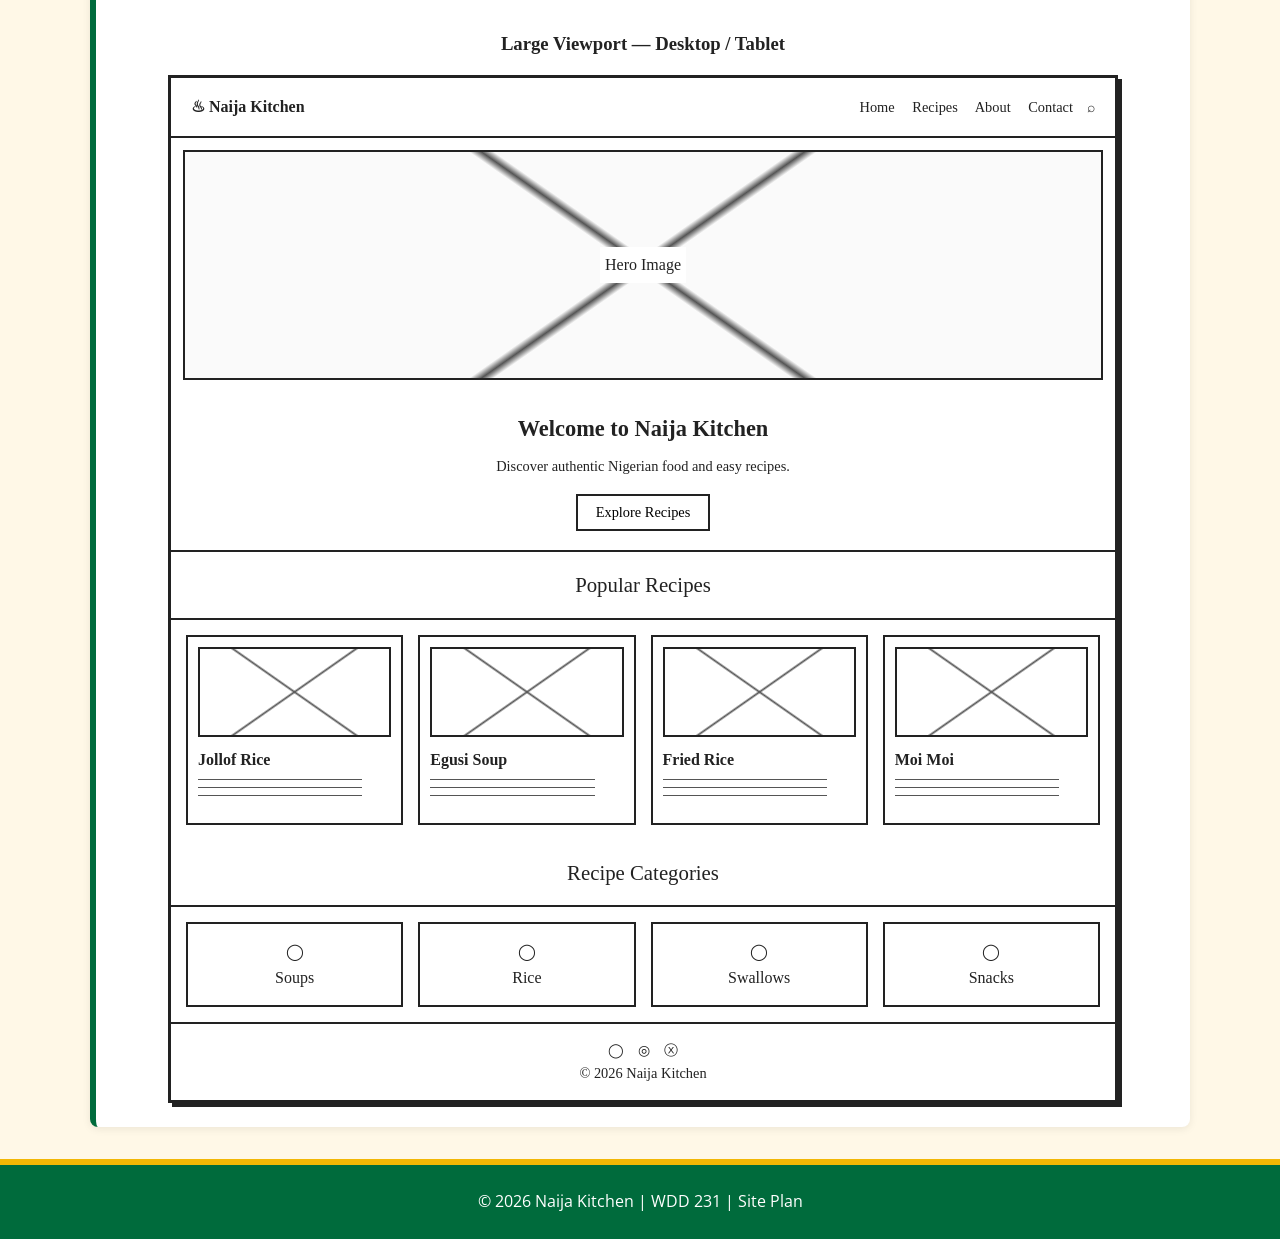
<file: Project/site_plan.html>
<!DOCTYPE html>

<html lang="en">

<head>
    <meta charset="UTF-8">
    <meta name="viewport" content="width=device-width, initial-scale=1.0">

<meta name="description"
    content="Site plan for Naija Kitchen, a website featuring Nigerian food and recipes.">
<meta name="author" content="Celina Gomba">

<title>Naija Kitchen | Site Plan</title>

<!-- Google Fonts -->
<link rel="preconnect" href="https://fonts.googleapis.com">
<link rel="preconnect" href="https://fonts.gstatic.com" crossorigin>
<link
    href="https://fonts.googleapis.com/css2?family=Open+Sans:wght@400;600&family=Poppins:wght@600;700&display=swap"
    rel="stylesheet">

<style>
    /* =========================
       GENERAL STYLES
    ========================= */

    * {
        box-sizing: border-box;
        margin: 0;
        padding: 0;
    }

    body {
        font-family: "Open Sans", sans-serif;
        background-color: #fff8e7;
        color: #222;
        line-height: 1.6;
    }

    header {
        background-color: #006b3c;
        color: white;
        text-align: center;
        padding: 2.5rem 1rem;
        border-bottom: 6px solid #f2b705;
    }

    header h1 {
        font-family: "Poppins", sans-serif;
        font-size: 2.7rem;
        margin-bottom: 0.5rem;
    }

    header p {
        font-size: 1.1rem;
    }

    main {
        width: min(100% - 2rem, 1100px);
        margin: 2rem auto;
    }

    section {
        background-color: white;
        margin-bottom: 2rem;
        padding: 1.5rem;
        border-left: 6px solid #006b3c;
        border-radius: 8px;
        box-shadow: 0 2px 8px rgba(0, 0, 0, 0.08);
    }

    h2,
    h3 {
        font-family: "Poppins", sans-serif;
    }

    h2 {
        color: #006b3c;
        margin-bottom: 1rem;
    }

    h3 {
        color: #006b3c;
        margin-top: 1rem;
        margin-bottom: 0.5rem;
    }

    p {
        margin-bottom: 1rem;
    }

    ul {
        padding-left: 2rem;
    }

    li {
        margin-bottom: 0.7rem;
    }

    /* =========================
       COLOR SCHEME
    ========================= */

    .color-box {
        padding: 1.2rem;
        margin-top: 1rem;
        border-radius: 6px;
    }

    .green {
        background-color: #006b3c;
        color: white;
    }

    .green h3 {
        color: white;
    }

    .gold {
        background-color: #f2b705;
        color: #222;
    }

    .gold h3 {
        color: #222;
    }

    .cream {
        background-color: #fff8e7;
        color: #222;
        border: 2px solid #006b3c;
    }

    .cream h3 {
        color: #006b3c;
    }

    /* =========================
       WIREFRAME
    ========================= */

    .wireframe-container {
        display: grid;
        gap: 3rem;
        margin-top: 2rem;
    }

    .wireframe-wrapper > h3 {
        text-align: center;
        color: #222;
        font-family: "Comic Sans MS", "Trebuchet MS", cursive;
        margin-bottom: 1rem;
    }

    .mobile-wireframe,
    .desktop-wireframe {
        background: white;
        border: 3px solid #222;
        color: #222;
        font-family: "Comic Sans MS", "Trebuchet MS", cursive;
        box-shadow: 4px 4px 0 #222;
    }

    /* HEADER */

    .wf-header {
        min-height: 60px;
        border-bottom: 2px solid #222;
        padding: 12px;
        display: flex;
        justify-content: space-between;
        align-items: center;
    }

    .wf-logo {
        font-weight: bold;
    }

    .menu {
        font-size: 1.5rem;
    }

    /* HERO */

    .wf-image,
    .desktop-hero {
        margin: 12px;
        border: 2px solid #222;
        position: relative;
        display: flex;
        justify-content: center;
        align-items: center;
        background: #fafafa;
        overflow: hidden;
    }

    .wf-image {
        height: 180px;
    }

    .desktop-hero {
        height: 230px;
    }

    .wf-image::before,
    .desktop-hero::before,
    .small-food-image::before,
    .food-image::before {
        content: "";
        position: absolute;
        width: 100%;
        height: 100%;
        background:
            linear-gradient(
                35deg,
                transparent 49%,
                #555 50%,
                transparent 51%
            ),
            linear-gradient(
                -35deg,
                transparent 49%,
                #555 50%,
                transparent 51%
            );
    }

    .wf-image span,
    .desktop-hero span {
        position: relative;
        z-index: 2;
        background: white;
        padding: 5px;
    }

    /* WELCOME */

    .wf-welcome,
    .desktop-welcome {
        text-align: center;
        padding: 1.2rem;
        border-bottom: 2px solid #222;
    }

    .wf-welcome h4,
    .desktop-welcome h4 {
        font-size: 1.4rem;
        margin-bottom: 0.5rem;
    }

    .wf-welcome p,
    .desktop-welcome p {
        font-size: 0.9rem;
    }

    /* BUTTON */

    .wf-button {
        background: white;
        border: 2px solid #222;
        padding: 8px 18px;
        font-family: inherit;
        font-size: 0.9rem;
    }

    /* SECTION TITLE */

    .wf-section-title {
        text-align: center;
        font-size: 1.3rem;
        padding: 1rem;
        border-bottom: 2px solid #222;
    }

    /* MOBILE RECIPES */

    .mobile-recipe {
        display: grid;
        grid-template-columns: 90px 1fr;
        gap: 15px;
        margin: 12px;
        padding: 10px;
        border: 2px solid #222;
        min-height: 100px;
    }

    .small-food-image {
        height: 75px;
        border: 2px solid #222;
        position: relative;
        display: flex;
        justify-content: center;
        align-items: center;
    }

    .mobile-recipe strong {
        font-size: 1rem;
    }

    /* DESKTOP RECIPES */

    .desktop-recipes {
        display: grid;
        grid-template-columns: repeat(4, 1fr);
        gap: 15px;
        padding: 15px;
    }

    .recipe-card {
        border: 2px solid #222;
        padding: 10px;
        min-height: 190px;
    }

    .food-image {
        height: 90px;
        border: 2px solid #222;
        margin-bottom: 10px;
        position: relative;
        display: flex;
        justify-content: center;
        align-items: center;
    }

    .recipe-card hr,
    .mobile-recipe hr {
        border: none;
        border-top: 1px solid #555;
        margin: 7px 0;
        width: 85%;
    }

    /* CATEGORIES */

    .categories {
        display: grid;
        grid-template-columns: repeat(4, 1fr);
        gap: 15px;
        padding: 15px;
    }

    .category {
        border: 2px solid #222;
        text-align: center;
        padding: 15px;
    }

    /* FOOTER */

    .wf-footer {
        border-top: 2px solid #222;
        text-align: center;
        padding: 15px;
        font-size: 0.9rem;
    }

    /* DESKTOP HEADER */

    .desktop-header {
        padding: 15px 20px;
    }

    .desktop-header nav {
        font-size: 0.9rem;
    }

    /* MOBILE WIREFRAME */

    .mobile-wireframe {
        max-width: 390px;
        margin: auto;
    }

    /* DESKTOP WIREFRAME */

    .desktop-wireframe {
        max-width: 950px;
        margin: auto;
    }

    /* =========================
       FOOTER
    ========================= */

    body > footer {
        background-color: #006b3c;
        color: white;
        text-align: center;
        padding: 1.5rem;
        border-top: 6px solid #f2b705;
    }

    body > footer p {
        margin: 0;
    }

    /* =========================
       RESPONSIVE DESIGN
    ========================= */

    @media (max-width: 700px) {

        header h1 {
            font-size: 2rem;
        }

        main {
            width: min(100% - 1rem, 1100px);
        }

        section {
            padding: 1rem;
        }

        .desktop-header nav {
            display: none;
        }

        .desktop-recipes {
            grid-template-columns: repeat(2, 1fr);
        }

        .categories {
            grid-template-columns: repeat(2, 1fr);
        }
    }

    @media (max-width: 450px) {

        .desktop-recipes {
            grid-template-columns: 1fr;
        }

        .categories {
            grid-template-columns: 1fr;
        }
    }
</style>

</head>

<body>

<!-- =========================
     HEADER
========================== -->

<header>
    <h1>Naija Kitchen</h1>
    <p>Nigerian Food &amp; Recipes</p>
</header>


<main>

    <!-- =========================
         1. SITE NAME
    ========================== -->

    <section>

        <h2>1. Site Name</h2>

        <h3>Naija Kitchen</h3>

        <p>
            The name "Naija Kitchen" was selected because "Naija" is a
            familiar informal name for Nigeria, while "Kitchen" clearly
            communicates the focus of the website. The name is simple,
            memorable, and connected to Nigerian food and cooking.
        </p>

        <p>
            <strong>Possible domain:</strong> naijakitchen.com
        </p>

    </section>


    <!-- =========================
         2. SITE PURPOSE
    ========================== -->

    <section>

        <h2>2. Site Purpose</h2>

        <p>
            Naija Kitchen provides a collection of Nigerian food recipes.
            The website will help visitors discover popular Nigerian
            dishes, learn about the ingredients required, and follow
            step-by-step cooking instructions.
        </p>

        <p>
            Visitors will also be able to explore different Nigerian
            meals by category and learn more about Nigerian food and
            cooking traditions.
        </p>

    </section>


    <!-- =========================
         3. SCENARIOS
    ========================== -->

    <section>

        <h2>3. Scenarios</h2>

        <ul>
            <li>
                How do I prepare a traditional Nigerian jollof rice?
            </li>

            <li>
                What ingredients do I need to prepare egusi soup?
            </li>

            <li>
                What Nigerian meals can I make for a family gathering?
            </li>

            <li>
                Where can I find easy Nigerian recipes for beginners?
            </li>
        </ul>

    </section>


    <!-- =========================
         4. COLOR SCHEME
    ========================== -->

    <section>

        <h2>4. Color Scheme</h2>

        <p>
            The website will use a warm and natural color scheme inspired
            by Nigerian food, fresh ingredients, and Nigerian culture.
        </p>

        <div class="color-box green">

            <h3>Deep Green — #006B3C</h3>

            <p>
                Deep green will be used for the header, navigation,
                headings, buttons, and important accents.
            </p>

        </div>

        <div class="color-box gold">

            <h3>Warm Gold — #F2B705</h3>

            <p>
                Warm gold will be used for accents, highlights,
                borders, buttons, and interactive elements.
            </p>

        </div>

        <div class="color-box cream">

            <h3>Cream — #FFF8E7</h3>

            <p>
                Cream will be used as the main page background to create
                a warm and welcoming appearance.
            </p>

        </div>

    </section>


    <!-- =========================
         5. TYPOGRAPHY
    ========================== -->

    <section>

        <h2>5. Typography</h2>

        <h3>Poppins</h3>

        <p>
            Poppins will be used for headings, navigation text,
            page titles, and important section headings. It provides
            a modern and clear appearance.
        </p>

        <h3>Open Sans</h3>

        <p>
            Open Sans will be used for paragraphs, recipe descriptions,
            ingredient lists, and general body text because it is easy
            to read.
        </p>

    </section>


    <!-- =========================
         6. WIREFRAME
    ========================== -->

    <section>

        <h2>6. Wireframe</h2>

        <p>
            The following wireframes show the planned layout of the
            Naija Kitchen home page for both small and large screens.
            The design is responsive and changes according to the
            available screen size.
        </p>


        <!-- SMALL WIREFRAME -->

        <div class="wireframe-container">

            <div class="wireframe-wrapper">

                <h3>Small Viewport — Mobile</h3>

                <div class="mobile-wireframe">

                    <!-- Header -->

                    <div class="wf-header">

                        <span class="wf-logo">
                            ♨ Naija Kitchen
                        </span>

                        <span class="menu">
                            ☰
                        </span>

                    </div>


                    <!-- Hero -->

                    <div class="wf-image">

                        <span>
                            Hero Image
                        </span>

                    </div>


                    <!-- Welcome -->

                    <div class="wf-welcome">

                        <h4>
                            Welcome to<br>
                            Naija Kitchen
                        </h4>

                        <p>
                            Discover authentic Nigerian
                            food and easy recipes.
                        </p>

                        <button class="wf-button">
                            Explore Recipes
                        </button>

                    </div>


                    <!-- Popular Recipes -->

                    <div class="wf-section-title">
                        Popular Recipes
                    </div>


                    <div class="mobile-recipe">

                        <div class="small-food-image"></div>

                        <div>

                            <strong>
                                Jollof Rice
                            </strong>

                            <hr>
                            <hr>
                            <hr>

                        </div>

                    </div>


                    <div class="mobile-recipe">

                        <div class="small-food-image"></div>

                        <div>

                            <strong>
                                Egusi Soup
                            </strong>

                            <hr>
                            <hr>
                            <hr>

                        </div>

                    </div>


                    <div class="mobile-recipe">

                        <div class="small-food-image"></div>

                        <div>

                            <strong>
                                Fried Rice
                            </strong>

                            <hr>
                            <hr>
                            <hr>

                        </div>

                    </div>


                    <!-- Footer -->

                    <div class="wf-footer">

                        ◯　◎　ⓧ

                        <br>

                        © 2026 Naija Kitchen

                    </div>

                </div>

            </div>


            <!-- LARGE WIREFRAME -->

            <div class="wireframe-wrapper">

                <h3>
                    Large Viewport — Desktop / Tablet
                </h3>

                <div class="desktop-wireframe">

                    <!-- Header -->

                    <div class="wf-header desktop-header">

                        <span class="wf-logo">
                            ♨ Naija Kitchen
                        </span>

                        <nav>
                            Home　 Recipes　 About　 Contact　⌕
                        </nav>

                    </div>


                    <!-- Hero -->

                    <div class="desktop-hero">

                        <span>
                            Hero Image
                        </span>

                    </div>


                    <!-- Welcome -->

                    <div class="desktop-welcome">

                        <h4>
                            Welcome to Naija Kitchen
                        </h4>

                        <p>
                            Discover authentic Nigerian food and easy recipes.
                        </p>

                        <button class="wf-button">
                            Explore Recipes
                        </button>

                    </div>


                    <!-- Popular Recipes -->

                    <div class="wf-section-title">
                        Popular Recipes
                    </div>


                    <div class="desktop-recipes">

                        <div class="recipe-card">

                            <div class="food-image"></div>

                            <strong>
                                Jollof Rice
                            </strong>

                            <hr>
                            <hr>
                            <hr>

                        </div>


                        <div class="recipe-card">

                            <div class="food-image"></div>

                            <strong>
                                Egusi Soup
                            </strong>

                            <hr>
                            <hr>
                            <hr>

                        </div>


                        <div class="recipe-card">

                            <div class="food-image"></div>

                            <strong>
                                Fried Rice
                            </strong>

                            <hr>
                            <hr>
                            <hr>

                        </div>


                        <div class="recipe-card">

                            <div class="food-image"></div>

                            <strong>
                                Moi Moi
                            </strong>

                            <hr>
                            <hr>
                            <hr>

                        </div>

                    </div>


                    <!-- Categories -->

                    <div class="wf-section-title">
                        Recipe Categories
                    </div>


                    <div class="categories">

                        <div class="category">
                            ◯
                            <br>
                            Soups
                        </div>

                        <div class="category">
                            ◯
                            <br>
                            Rice
                        </div>

                        <div class="category">
                            ◯
                            <br>
                            Swallows
                        </div>

                        <div class="category">
                            ◯
                            <br>
                            Snacks
                        </div>

                    </div>


                    <!-- Footer -->

                    <div class="wf-footer">

                        ◯　◎　ⓧ

                        <br>

                        © 2026 Naija Kitchen

                    </div>

                </div>

            </div>

        </div>

    </section>

</main>


<!-- =========================
     PAGE FOOTER
========================== -->

<footer>

    <p>
        &copy; 2026 Naija Kitchen | WDD 231 | Site Plan
    </p>

</footer>

</body>

</html>
</file>
<file: chamber/styles/small.css>
/* ==========================================
   PORT HARCOURT CHAMBER OF COMMERCE
   SMALL SCREEN STYLES
   ========================================== */


/* ==========================================
   GENERAL RESET
   ========================================== */

* {
    box-sizing: border-box;
}

body {
    margin: 0;
    font-family: Arial, Helvetica, sans-serif;
    line-height: 1.6;
    color: #1f2933;
    background-color: #f5f7f9;
}

img {
    max-width: 100%;
    height: auto;
    display: block;
}

a {
    color: #075985;
}


/* ==========================================
   HEADER
   ========================================== */

.site-header {
    background-color: #0f3d56;
    color: white;
}

.header-content {
    width: 92%;
    max-width: 1200px;
    margin: 0 auto;
    padding: 1rem 0;
    display: flex;
    align-items: center;
    justify-content: space-between;
    position: relative;
}

.site-logo {
    display: flex;
    align-items: center;
    gap: 0.7rem;
    color: white;
    text-decoration: none;
    font-weight: 700;
}

.site-logo img {
    width: 55px;
    height: 55px;
    object-fit: contain;
}

.site-logo span {
    font-size: 0.95rem;
    line-height: 1.2;
}


/* ==========================================
   MOBILE MENU BUTTON
   ========================================== */

.menu-button {
    border: none;
    background: transparent;
    color: white;
    font-size: 2rem;
    cursor: pointer;
    padding: 0.25rem 0.5rem;
}


/* ==========================================
   NAVIGATION
   ========================================== */

.primary-nav {
    display: none;
    position: absolute;
    top: 100%;
    left: 0;
    width: 100%;
    background-color: #0f3d56;
    z-index: 1000;
}

.primary-nav.open {
    display: flex;
    flex-direction: column;
}

.primary-nav a {
    color: white;
    text-decoration: none;
    padding: 0.9rem 1rem;
    border-top: 1px solid rgba(255, 255, 255, 0.15);
    text-align: center;
}

.primary-nav a:hover,
.primary-nav a:focus {
    background-color: #176b87;
}

.primary-nav a.active {
    background-color: #176b87;
    font-weight: bold;
}


/* ==========================================
   PAGE HEADING
   ========================================== */

.page-heading {
    width: 92%;
    max-width: 1200px;
    margin: 0 auto;
    padding: 2rem 0 1rem;
    text-align: center;
}

.page-heading h1 {
    margin: 0 0 0.5rem;
    color: #0f3d56;
    font-size: 2rem;
}

.page-heading p {
    margin: 0 auto;
    max-width: 700px;
}


/* ==========================================
   DIRECTORY SECTION
   ========================================== */

.directory-section {
    width: 92%;
    max-width: 1200px;
    margin: 0 auto;
    padding-bottom: 3rem;
}


/* ==========================================
   GRID / LIST CONTROLS
   ========================================== */

.directory-controls {
    display: flex;
    justify-content: center;
    gap: 0.75rem;
    margin: 1rem 0 1.5rem;
}

.view-button {
    border: 2px solid #0f3d56;
    background-color: white;
    color: #0f3d56;
    padding: 0.65rem 1.2rem;
    border-radius: 6px;
    font-size: 1rem;
    cursor: pointer;
    transition: background-color 0.2s ease, color 0.2s ease;
}

.view-button:hover,
.view-button:focus {
    background-color: #176b87;
    color: white;
}

.view-button.active-view {
    background-color: #0f3d56;
    color: white;
}


/* ==========================================
   MEMBER GRID
   ========================================== */

.members-grid {
    display: grid;
    grid-template-columns: 1fr;
    gap: 1.25rem;
}


/* ==========================================
   MEMBER CARD
   ========================================== */

.member-card {
    background-color: white;
    border: 1px solid #d7dee3;
    border-radius: 10px;
    padding: 1.25rem;
    box-shadow: 0 2px 8px rgba(0, 0, 0, 0.08);
}

.member-card img {
    width: 150px;
    height: 100px;
    object-fit: contain;
    margin: 0 auto 1rem;
}

.member-information h2 {
    color: #0f3d56;
    font-size: 1.25rem;
    margin: 0 0 0.75rem;
}

.member-information p {
    margin: 0.4rem 0;
    font-size: 0.95rem;
}

.member-information a {
    display: inline-block;
    margin-top: 0.75rem;
    font-weight: 700;
}


/* ==========================================
   LIST VIEW
   ========================================== */

.members-list {
    display: flex;
    flex-direction: column;
    gap: 0.5rem;
}

.members-list .member-card {
    display: grid;
    grid-template-columns: 1fr;
    border-radius: 4px;
    box-shadow: none;
}

.members-list .member-card img {
    display: none;
}

.members-list .member-information h2 {
    font-size: 1rem;
    margin-bottom: 0.25rem;
}

.members-list .member-information p {
    margin: 0.2rem 0;
}

.members-list .member-information a {
    margin-top: 0.25rem;
}


/* ==========================================
   ERROR MESSAGE
   ========================================== */

.error-message {
    background-color: white;
    border-left: 5px solid #b42318;
    padding: 1rem;
    color: #7a1c14;
}


/* ==========================================
   FOOTER
   ========================================== */

.site-footer {
    background-color: #0f3d56;
    color: white;
    padding: 2rem 0;
}

.footer-content {
    width: 92%;
    max-width: 1200px;
    margin: 0 auto;
    display: grid;
    gap: 1.5rem;
    text-align: center;
}

.footer-contact h2 {
    font-size: 1.1rem;
    margin-top: 0;
}

.footer-contact p {
    margin: 0.25rem 0;
}

.footer-social {
    display: flex;
    justify-content: center;
    flex-wrap: wrap;
    gap: 1rem;
}

.footer-social a {
    color: white;
    text-decoration: none;
    font-weight: 600;
}

.footer-social a:hover,
.footer-social a:focus {
    text-decoration: underline;
}

.footer-development {
    border-top: 1px solid rgba(255, 255, 255, 0.25);
    padding-top: 1rem;
}

.footer-development p {
    margin: 0.25rem 0;
}


/* ==========================================
   ACCESSIBILITY
   ========================================== */

button:focus-visible,
a:focus-visible {
    outline: 3px solid #f4c95d;
    outline-offset: 3px;
}

/* ================================
   HOME PAGE - HERO
   ================================ */

.hero {
    position: relative;
    width: 100%;
    min-height: 420px;
    overflow: hidden;
}

.hero img {
    width: 100%;
    height: 420px;
    object-fit: cover;
}

.hero-content {
    position: absolute;
    top: 0;
    left: 0;
    width: 100%;
    height: 100%;

    display: flex;
    flex-direction: column;
    justify-content: center;
    align-items: center;

    text-align: center;
    padding: 2rem;

    background: rgba(0, 0, 0, 0.45);
    color: white;
}

.hero-content h1 {
    color: white;
    max-width: 850px;
    margin: 0 0 1rem;
    font-size: 2rem;
    line-height: 1.2;
}

.hero-content p {
    max-width: 700px;
    margin: 0 0 1.5rem;
    color: white;
}

.hero-button {
    display: inline-block;
    padding: 0.85rem 1.5rem;
    background-color: #f4b942;
    color: #102a43;
    text-decoration: none;
    font-weight: bold;
    border-radius: 6px;
}

.hero-button:hover,
.hero-button:focus {
    background-color: white;
    color: #0f3d56;
}


/* ================================
   HOME PAGE - SECTIONS
   ================================ */

.home-section {
    width: 92%;
    max-width: 1200px;
    margin: 0 auto;
    padding: 2.5rem 0;
}

.home-section > h2 {
    text-align: center;
    color: #0f3d56;
    margin-bottom: 1.5rem;
}


/* EVENTS */

.events-container {
    display: grid;
    grid-template-columns: 1fr;
    gap: 1rem;
}

.event-card {
    background-color: white;
    border: 1px solid #d7dee3;
    border-radius: 10px;
    padding: 1.25rem;
    box-shadow: 0 2px 8px rgba(0, 0, 0, 0.08);
}

.event-card h3 {
    color: #0f3d56;
}

.event-date {
    color: #176b87;
    font-weight: bold;
}

/* ================================
   WEATHER FORECAST CARDS
   ================================ */

#forecast {
    display: grid;
    grid-template-columns: repeat(3, 1fr);
    gap: 1rem;
    margin-top: 1rem;
}

.forecast-card {
    background-color: #ffffff;
    border: 1px solid #d7dee3;
    border-radius: 10px;
    padding: 1rem;
    text-align: center;
    box-shadow: 0 2px 8px rgba(0, 0, 0, 0.08);
}

.forecast-card h4 {
    color: #0f3d56;
    margin-bottom: 0.5rem;
}

.forecast-card img {
    width: 70px;
    height: 70px;
    margin: 0 auto;
}

.forecast-card p {
    margin: 0.4rem 0;
}

.forecast-card strong {
    font-size: 1.2rem;
    color: #0f3d56;
}


/* MEMBER SPOTLIGHTS */

.spotlights-container {
    display: grid;
    grid-template-columns: 1fr;
    gap: 1rem;
}

.spotlight-card {
    background-color: white;
    border: 1px solid #d7dee3;
    border-radius: 10px;
    padding: 1.25rem;
    text-align: center;
    box-shadow: 0 2px 8px rgba(0, 0, 0, 0.08);
}

.spotlight-card img {
    width: 140px;
    height: 90px;
    object-fit: contain;
    margin: 0 auto 1rem;
}

.spotlight-card h3 {
    color: #0f3d56;
}
</file>
<file: chamber/styles/larger.css>
/* ==========================================
   PORT HARCOURT CHAMBER OF COMMERCE
   LARGE SCREEN STYLES
   ========================================== */

@media screen and (min-width: 38rem) {

    /* ===============================
       HEADER
       =============================== */

    .header-content {
        padding: 1rem 0;
    }

    .menu-button {
        display: none;
    }

    .primary-nav {
        position: static;
        display: flex;
        width: auto;
        background-color: transparent;
        align-items: center;
        gap: 0.25rem;
    }

    .primary-nav.open {
        flex-direction: row;
    }

    .primary-nav a {
        border-top: none;
        padding: 0.7rem 0.9rem;
        border-radius: 5px;
    }

    .primary-nav a:hover,
    .primary-nav a:focus {
        background-color: #176b87;
    }

    /* ===============================
       PAGE HEADING
       =============================== */

    .page-heading {
        padding: 3rem 0 1.5rem;
    }

    .page-heading h1 {
        font-size: 2.5rem;
    }

    /* ===============================
       DIRECTORY CONTROLS
       =============================== */

    .directory-controls {
        justify-content: flex-end;
        margin-bottom: 2rem;
    }

    /* ===============================
       DIRECTORY GRID
       =============================== */

    .members-grid {
        grid-template-columns: repeat(2, 1fr);
        gap: 1.5rem;
    }

    .member-card {
        padding: 1.5rem;
        transition: transform 0.2s ease, box-shadow 0.2s ease;
    }

    .member-card:hover {
        transform: translateY(-4px);
        box-shadow: 0 5px 14px rgba(0, 0, 0, 0.12);
    }

    .member-card img {
        width: 170px;
        height: 110px;
    }

    /* ===============================
       LIST VIEW
       =============================== */

    .members-list .member-card {
        grid-template-columns: 1fr;
        padding: 1rem 1.25rem;
    }

    /* ===============================
       FOOTER
       =============================== */

    .footer-content {
        grid-template-columns: repeat(3, 1fr);
        align-items: start;
        text-align: left;
    }

    .footer-social {
        justify-content: flex-start;
    }

    .footer-development {
        border-top: none;
        border-left: 1px solid rgba(255, 255, 255, 0.25);
        padding-top: 0;
        padding-left: 1.5rem;
    }
}


/* ==========================================
   EXTRA LARGE SCREENS
   ========================================== */

@media screen and (min-width: 64rem) {

    .members-grid {
        grid-template-columns: repeat(3, 1fr);
    }

    .site-logo img {
        width: 65px;
        height: 65px;
    }

    .site-logo span {
        font-size: 1.05rem;
    }

    .page-heading h1 {
        font-size: 2.8rem;
    }
}

/* ==========================================
   HOME PAGE - LARGE SCREEN STYLES
   ========================================== */

@media screen and (min-width: 38rem) {

    /* HERO */

    .hero {
        min-height: 500px;
    }

    .hero img {
        height: 500px;
    }

    .hero-content {
        padding: 3rem;
    }

    .hero-content h1 {
        font-size: 3rem;
    }

    .hero-content p {
        font-size: 1.15rem;
    }


    /* EVENTS */

    .events-container {
        grid-template-columns: repeat(3, 1fr);
        gap: 1.5rem;
    }

    .event-card {
        padding: 1.5rem;
    }


    /* WEATHER */

    .weather-container {
        grid-template-columns: 1fr 1fr;
        gap: 1.5rem;
    }


    /* MEMBER SPOTLIGHTS */

    .spotlights-container {
        grid-template-columns: repeat(3, 1fr);
        gap: 1.5rem;
    }

    .spotlight-card {
        padding: 1.5rem;
    }

}


/* ==========================================
   EXTRA LARGE SCREENS
   ========================================== */

@media screen and (min-width: 64rem) {

    .hero {
        min-height: 550px;
    }

    .hero img {
        height: 550px;
    }

    .hero-content h1 {
        font-size: 3.5rem;
    }

    .hero-content p {
        font-size: 1.2rem;
    }

}

/* ==========================================
   COMPACT WEATHER - SIDE BY SIDE
   ========================================== */

@media screen and (min-width: 38rem) {

    .weather-container {
        display: grid;
        grid-template-columns: minmax(220px, 0.8fr) minmax(500px, 2fr);
        gap: 1.5rem;
        align-items: start;
    }

    .weather-card {
        padding: 1rem;
    }

    /* Current weather */
    #current-weather {
        display: flex;
        align-items: center;
        gap: 0.8rem;
        flex-wrap: wrap;
    }

    #current-weather img {
        width: 70px;
        height: 70px;
        margin: 0;
    }

    #current-weather p {
        margin: 0.25rem 0;
    }

    /* Three-day forecast */
    #forecast {
        display: grid;
        grid-template-columns: repeat(3, 1fr);
        gap: 0.75rem;
        margin-top: 0.5rem;
    }

    .forecast-card {
        padding: 0.75rem;
    }

    .forecast-card img {
        width: 50px;
        height: 50px;
    }
}
</file>
<file: chamber/styles/join.css>
/* =========================================
   PORT HARCOURT CHAMBER - JOIN PAGE
   ========================================= */


/* =========================================
   PAGE INTRODUCTION
   ========================================= */

.join-intro {
    text-align: center;
    padding: 2rem 1rem;
}

.join-intro h1 {
    margin-bottom: 0.5rem;
}

.join-intro p {
    max-width: 700px;
    margin: 0 auto;
    line-height: 1.6;
}


/* =========================================
   MAIN JOIN LAYOUT
   ========================================= */

.join-layout {
    width: min(1100px, 92%);
    margin: 0 auto 3rem;
    display: grid;
    grid-template-columns: 1fr;
    gap: 2rem;
}


/* =========================================
   FORM SECTION
   ========================================= */

.form-section {
    padding: 1.5rem;
    border-radius: 10px;
    background-color: #f5f7fa;
    box-shadow: 0 2px 8px rgba(0, 0, 0, 0.12);
}

.form-section h2,
.membership-section h2 {
    margin-top: 0;
    margin-bottom: 1.5rem;
}


/* =========================================
   FORM
   ========================================= */

form {
    display: flex;
    flex-direction: column;
    gap: 1rem;
}

form label {
    display: flex;
    flex-direction: column;
    gap: 0.4rem;
    font-weight: 600;
}

form input[type="text"],
form input[type="email"],
form input[type="tel"],
form textarea {
    width: 100%;
    box-sizing: border-box;
    padding: 0.75rem;
    border: 1px solid #777;
    border-radius: 5px;
    font: inherit;
    background-color: white;
}

form input:focus,
form textarea:focus {
    outline: 3px solid #087f8c;
    border-color: #12355b;
}


/* =========================================
   MEMBERSHIP FIELDSET
   ========================================= */

fieldset {
    border: 1px solid #999;
    border-radius: 6px;
    padding: 1rem;
}

legend {
    font-weight: 700;
    padding: 0 0.5rem;
}

fieldset label {
    display: flex;
    flex-direction: row;
    align-items: center;
    gap: 0.5rem;
    margin: 0.7rem 0;
    font-weight: normal;
}

fieldset input[type="radio"] {
    width: auto;
}


/* =========================================
   SUBMIT BUTTON
   ========================================= */

form input[type="submit"] {
    padding: 0.9rem 1.2rem;
    border: none;
    border-radius: 6px;
    background-color: #12355b;
    color: white;
    font-size: 1rem;
    font-weight: 700;
    cursor: pointer;
}

form input[type="submit"]:hover {
    background-color: #087f8c;
}


/* =========================================
   MEMBERSHIP SECTION
   ========================================= */

.membership-section {
    display: grid;
    grid-template-columns: 1fr;
    gap: 1rem;
}

.membership-section h2 {
    grid-column: 1 / -1;
}


/* =========================================
   MEMBERSHIP CARDS
   ========================================= */

.membership-card {
    padding: 1.5rem;
    border-radius: 10px;
    border: 2px solid #12355b;
    background-color: white;
    box-shadow: 0 3px 8px rgba(0, 0, 0, 0.12);

    opacity: 0;
    transform: translateY(25px);

    animation: membershipEntrance 0.8s ease forwards;
}

.membership-card:nth-of-type(2) {
    animation-delay: 0.2s;
}

.membership-card:nth-of-type(3) {
    animation-delay: 0.4s;
}

.membership-card:nth-of-type(4) {
    animation-delay: 0.6s;
}

.membership-card:nth-of-type(5) {
    animation-delay: 0.8s;
}


/* =========================================
   INITIAL CARD ANIMATION
   ========================================= */

@keyframes membershipEntrance {
    from {
        opacity: 0;
        transform: translateY(25px);
    }

    to {
        opacity: 1;
        transform: translateY(0);
    }
}


/* =========================================
   CARD BUTTON
   ========================================= */

.modal-button {
    margin-top: 0.5rem;
    padding: 0.6rem 1rem;
    border: none;
    border-radius: 5px;
    background-color: #087f8c;
    color: white;
    font-weight: 700;
    cursor: pointer;
}

.modal-button:hover {
    background-color: #12355b;
}


/* =========================================
   MODALS
   ========================================= */

dialog {
    width: min(500px, 85%);
    padding: 2rem;
    border: none;
    border-radius: 10px;
    box-shadow: 0 8px 30px rgba(0, 0, 0, 0.3);
}

dialog::backdrop {
    background-color: rgba(0, 0, 0, 0.55);
}

dialog h2 {
    margin-top: 0;
}

dialog li {
    margin-bottom: 0.6rem;
}


/* =========================================
   CLOSE MODAL BUTTON
   ========================================= */

.close-modal {
    margin-top: 1rem;
    padding: 0.6rem 1rem;
    border: none;
    border-radius: 5px;
    background-color: #12355b;
    color: white;
    font-weight: 700;
    cursor: pointer;
}

.close-modal:hover {
    background-color: #087f8c;
}


/* =========================================
   FOOTER
   ========================================= */

footer {
    text-align: center;
    padding: 2rem 1rem;
    margin-top: 2rem;
}


/* =========================================
   TABLET / DESKTOP
   ========================================= */

@media screen and (min-width: 768px) {

    .join-layout {
        grid-template-columns: 1.2fr 0.8fr;
        align-items: start;
    }

    .membership-section {
        grid-template-columns: 1fr;
    }

}


/* =========================================
   LARGE DESKTOP
   ========================================= */

@media screen and (min-width: 1000px) {

    .join-layout {
        grid-template-columns: 1.3fr 0.7fr;
        gap: 3rem;
    }

    .membership-card {
        padding: 1.5rem;
    }

}
</file>
<file: chamber/styles/thankyou.css>
/* ==========================================
   PORT HARCOURT CHAMBER OF COMMERCE
   THANK YOU PAGE
   ========================================== */

* {
    box-sizing: border-box;
}

body {
    margin: 0;
    font-family: Arial, Helvetica, sans-serif;
    background-color: #f5f7f9;
    color: #222;
    min-height: 100vh;
    display: flex;
    flex-direction: column;
}

/* ==========================================
   HEADER
   ========================================== */

.site-header {
    background-color: #0f3d56;
    color: #ffffff;
    box-shadow: 0 2px 6px rgba(0, 0, 0, 0.15);
}

.header-top {
    width: 92%;
    max-width: 1200px;
    margin: 0 auto;
    padding: 1rem 0;

    display: flex;
    align-items: center;
    justify-content: space-between;
}

.logo-link {
    display: block;
}

.logo {
    width: 80px;
    height: auto;
    display: block;
}

#menu-button {
    border: none;
    background: transparent;
    color: white;
    font-size: 2rem;
    cursor: pointer;
    padding: 0.25rem 0.5rem;
}

/* ==========================================
   NAVIGATION
   ========================================== */

#primary-nav {
    display: none;
    flex-direction: column;
    background-color: #0f3d56;
    text-align: center;
}

#primary-nav.open {
    display: flex;
}

#primary-nav a {
    color: #ffffff;
    text-decoration: none;
    padding: 1rem;
    font-weight: 600;
    border-top: 1px solid rgba(255, 255, 255, 0.15);
}

#primary-nav a:hover,
#primary-nav a:focus,
#primary-nav a.active {
    background-color: #176b87;
}

/* ==========================================
   MAIN CONTENT
   ========================================== */

main {
    flex: 1;
}

.thank-you {
    width: 92%;
    max-width: 850px;
    margin: 3rem auto;
    padding: 2rem;
    background-color: #ffffff;
    border-radius: 12px;
    box-shadow: 0 3px 12px rgba(0, 0, 0, 0.1);
    text-align: center;
}

.thank-you h1 {
    color: #0f3d56;
    margin-top: 0;
    margin-bottom: 1rem;
    font-size: 2.2rem;
}

.thank-you > p {
    font-size: 1.05rem;
    line-height: 1.6;
    margin-bottom: 2rem;
}

/* ==========================================
   APPLICATION DETAILS
   ========================================== */

#application-details {
    text-align: left;
    background-color: #f5f7f9;
    border-left: 5px solid #176b87;
    border-radius: 8px;
    padding: 1.5rem;
    margin-bottom: 2rem;
}

#application-details h2 {
    margin-top: 0;
    color: #0f3d56;
    font-size: 1.5rem;
}

#application-details p {
    line-height: 1.6;
    margin: 0.8rem 0;
    overflow-wrap: anywhere;
}

#application-details strong {
    color: #0f3d56;
}

/* ==========================================
   RETURN HOME BUTTON
   ========================================== */

.hero-button {
    display: inline-block;
    background-color: #f4b942;
    color: #102a43;
    text-decoration: none;
    font-weight: bold;
    padding: 0.85rem 1.5rem;
    border-radius: 6px;
}

.hero-button:hover,
.hero-button:focus {
    background-color: #0f3d56;
    color: #ffffff;
}

/* ==========================================
   FOOTER
   ========================================== */

footer {
    background-color: #0f3d56;
    color: #ffffff;
    text-align: center;
    padding: 2rem 1rem;
    margin-top: auto;
}

footer p {
    color: #ffffff;
    margin: 0.5rem 0;
    line-height: 1.5;
}

/* ==========================================
   LARGE SCREEN
   ========================================== */

@media screen and (min-width: 38rem) {

    .header-top {
        padding: 1rem 0;
    }

    .logo {
        width: 90px;
    }

    #menu-button {
        display: none;
    }

    #primary-nav {
        display: flex;
        flex-direction: row;
        justify-content: center;
        gap: 0.5rem;
        padding: 0.5rem 0;
    }

    #primary-nav a {
        border-top: none;
        border-radius: 4px;
        padding: 0.75rem 1.25rem;
    }

    .thank-you {
        padding: 3rem;
    }

    .thank-you h1 {
        font-size: 2.8rem;
    }
}
</file>
